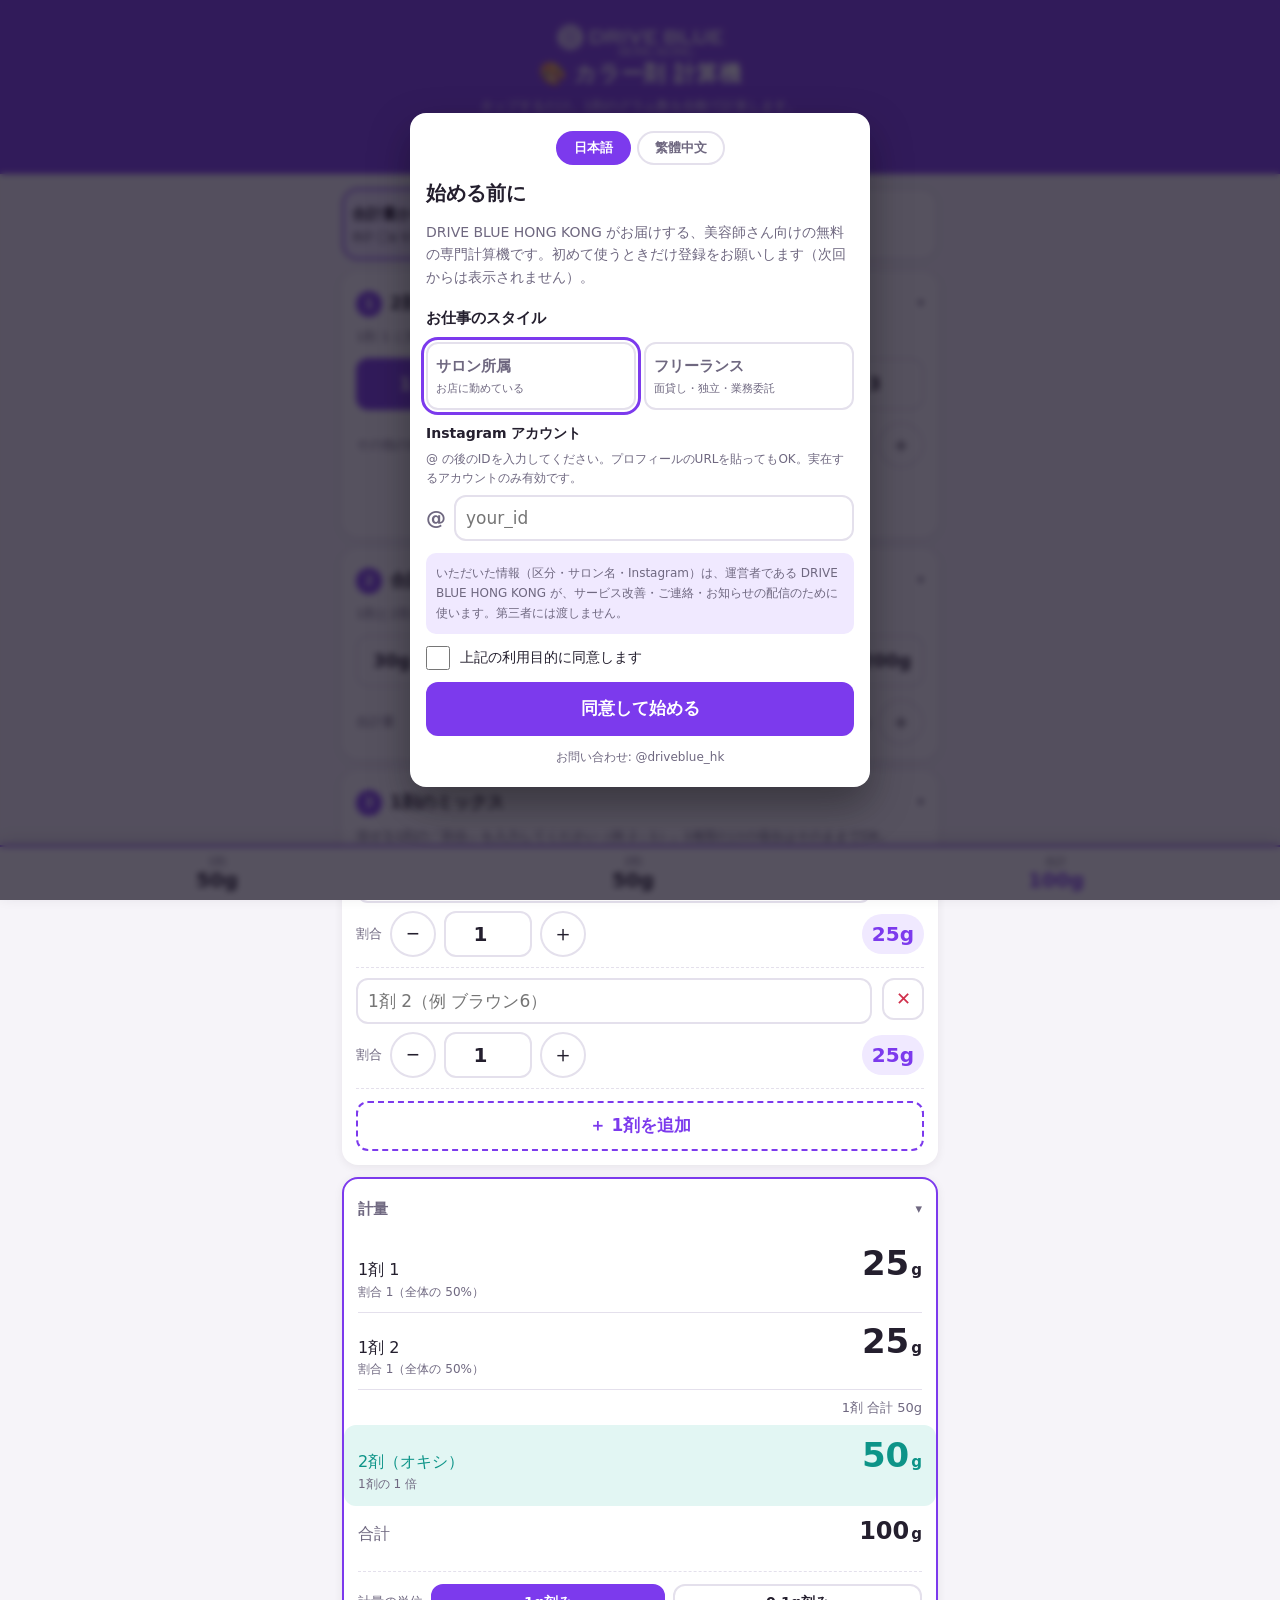
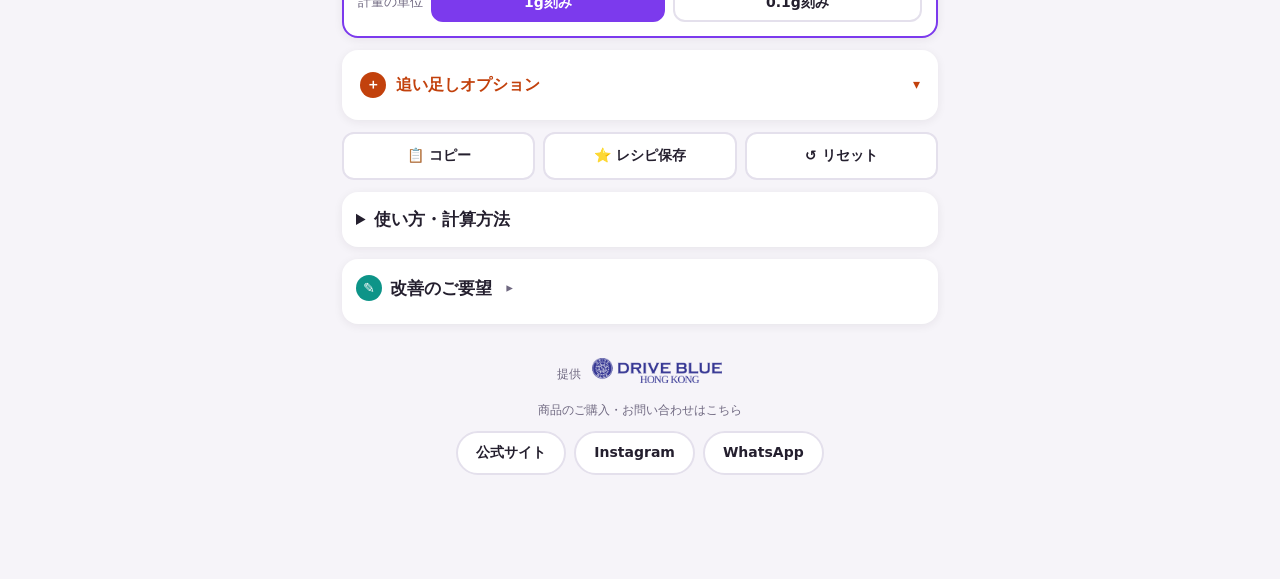
<file: colormix/index.html>
<!DOCTYPE html>
<html lang="ja">
  <head>
    <meta charset="UTF-8" />
    <meta name="viewport" content="width=device-width, initial-scale=1, viewport-fit=cover" />
    <meta name="theme-color" content="#7c3aed" />

    <!-- リンクを共有したときのプレビュー。JS は実行されないので、
         ここは主な利用者に合わせて繁體中文で固定する。
         URL を変えたら og:url と og:image も直すこと -->
    <meta
      name="description"
      content="輸入總份量與雙氧奶比例，自動計算每支染膏的克數。DRIVE BLUE HONG KONG 為髮型師提供的免費工具，支援繁體中文及日本語。"
    />
    <title>染髮劑計算機 | DRIVE BLUE HONG KONG</title>
    <meta property="og:type" content="website" />
    <meta property="og:site_name" content="DRIVE BLUE HONG KONG" />
    <meta property="og:title" content="染髮劑計算機 | DRIVE BLUE HONG KONG" />
    <meta
      property="og:description"
      content="輸入總份量與雙氧奶比例，自動計算每支染膏的克數。免費，無需安裝。"
    />
    <meta property="og:url" content="https://hair-color-calc.pages.dev/" />
    <meta property="og:image" content="https://hair-color-calc.pages.dev/ogp.png" />
    <meta property="og:image:width" content="1200" />
    <meta property="og:image:height" content="630" />
    <meta property="og:locale" content="zh_HK" />
    <meta property="og:locale:alternate" content="ja_JP" />
    <meta name="twitter:card" content="summary_large_image" />
    <link rel="stylesheet" href="style.css" />

    <!-- ホーム画面に追加したときのアイコンと名前。
         1ファイル版では build.js がこの範囲を data URI の favicon に置き換える -->
    <!-- icons:start -->
    <link rel="icon" type="image/png" sizes="32x32" href="favicon-32.png" />
    <link rel="apple-touch-icon" sizes="180x180" href="apple-touch-icon.png" />
    <link rel="manifest" href="manifest.webmanifest" />
    <!-- icons:end -->
    <meta name="apple-mobile-web-app-title" content="染髮劑計算機" />
    <meta name="application-name" content="染髮劑計算機" />
  </head>
  <body>
    <header class="header">
      <p class="brand">
        <a class="brand-logo" id="brand-link" role="img" aria-label="DRIVE BLUE HONG KONG"></a>
      </p>
      <h1 data-i18n="app.title">🎨 カラー剤 計算機</h1>
      <p data-i18n="app.tagline">タップするだけ。1剤のグラム数を自動で出します。</p>
      <div class="lang" id="lang-switch" role="group" data-i18n-aria="lang.aria"></div>
    </header>

    <main class="main">
      <!-- 計算のむき -->
      <div class="tabs" role="tablist" data-i18n-aria="tabs.aria">
        <button class="tab" role="tab" data-mode="total" aria-selected="true">
          <strong data-i18n="tab.total.title">合計量からきめる</strong>
          <small data-i18n="tab.total.sub">ぜんぶで◯g つくりたい</small>
        </button>
        <button class="tab" role="tab" data-mode="base" aria-selected="false">
          <strong data-i18n="tab.base.title">1剤の量からきめる</strong>
          <small data-i18n="tab.base.sub">1剤を◯g 使いたい</small>
        </button>
      </div>

      <!-- STEP 1 -->
      <section class="card" data-fold="ratio">
        <h2 class="step">
          <button type="button" class="fold-head" aria-expanded="true" aria-controls="ratio-body">
            <span class="step-no">1</span><span class="fold-title" data-i18n="step1.title">2剤のわりあい</span>
            <span class="fold-sum" id="fold-sum-ratio"></span>
            <span class="fold-caret" aria-hidden="true">▾</span>
          </button>
        </h2>
        <div class="fold-body" id="ratio-body">
        <p class="hint" data-i18n="step1.hint">1剤 1 に対して、2剤（オキシ）を何倍いれる？</p>
        <div class="chips" id="ratio-chips"></div>
        <div class="custom-row">
          <label for="ratio-custom" data-i18n="step1.custom">その他の倍率</label>
          <div class="stepper">
            <button type="button" class="round" data-act="ratio-minus" data-i18n-aria="step1.aria.minus">−</button>
            <input
              id="ratio-custom"
              class="num-input"
              type="number"
              inputmode="decimal"
              min="0"
              step="0.5"
              data-i18n-aria="step1.aria.input"
            />
            <button type="button" class="round" data-act="ratio-plus" data-i18n-aria="step1.aria.plus">＋</button>
          </div>
        </div>
        <p class="ratio-view">
          <span data-i18n="step1.ratioLabel">1剤 : 2剤 ＝ </span><b id="ratio-view">1 : 1</b>
        </p>
        </div>
      </section>

      <!-- STEP 2（合計量モードのみ） -->
      <section class="card" id="total-card" data-fold="total">
        <h2 class="step">
          <button type="button" class="fold-head" aria-expanded="true" aria-controls="total-body">
            <span class="step-no">2</span><span class="fold-title" data-i18n="step2.title">ぜんぶで何g つくる？</span>
            <span class="fold-sum" id="fold-sum-total"></span>
            <span class="fold-caret" aria-hidden="true">▾</span>
          </button>
        </h2>
        <div class="fold-body" id="total-body">
        <p class="hint" data-i18n="step2.hint">1剤と2剤をまぜたあとの合計量です。</p>
        <div class="chips" id="total-chips"></div>
        <div class="custom-row">
          <label for="total-input" data-i18n="step2.label">合計量</label>
          <div class="stepper">
            <button type="button" class="round" data-act="total-minus" data-i18n-aria="step2.aria.minus">−</button>
            <input
              id="total-input"
              class="num-input big"
              type="number"
              inputmode="decimal"
              min="0"
              step="10"
              data-i18n-aria="step2.aria.input"
            />
            <span class="unit">g</span>
            <button type="button" class="round" data-act="total-plus" data-i18n-aria="step2.aria.plus">＋</button>
          </div>
        </div>
        </div>
      </section>

      <!-- STEP 3 -->
      <section class="card" data-fold="items">
        <h2 class="step">
          <button type="button" class="fold-head" aria-expanded="true" aria-controls="items-body">
            <span class="step-no" id="items-step-no">3</span><span class="fold-title" id="items-title">1剤のミックス</span>
            <span class="fold-sum" id="fold-sum-items"></span>
            <span class="fold-caret" aria-hidden="true">▾</span>
          </button>
        </h2>
        <div class="fold-body" id="items-body">
        <p class="hint" id="items-hint">
          まぜる1剤の「わりあい」を入れてください（例 2 : 1）。1種類だけならそのままでOK。
        </p>
        <div id="items"></div>
        <button type="button" class="add-btn" id="add-item" data-i18n="items.add">＋ 1剤をふやす</button>
        </div>
      </section>

      <!-- けっか -->
      <section class="card result" id="result-card" aria-live="polite" data-fold="result">
        <h2 class="result-title">
          <button type="button" class="fold-head" aria-expanded="true" aria-controls="result-fold">
            <span class="fold-title" data-i18n="result.title">はかる量</span>
            <span class="fold-sum" id="fold-sum-result"></span>
            <span class="fold-caret" aria-hidden="true">▾</span>
          </button>
        </h2>
        <div class="fold-body" id="result-fold">
          <div id="result-body"></div>
        </div>
      </section>

      <!-- 追い足し（計量とは別枠。ボタンを押したときだけ開く） -->
      <section class="card addon" id="addon-card">
        <button
          type="button"
          class="addon-open"
          id="addon-open"
          aria-expanded="false"
          aria-controls="addon-panel"
        >
          <span class="addon-icon" aria-hidden="true">＋</span>
          <span data-i18n="addon.title">追い足しオプション</span>
          <span class="addon-caret" aria-hidden="true">▾</span>
        </button>

        <div class="addon-panel" id="addon-panel" hidden>
          <p class="hint" data-i18n="addon.hint"></p>

          <div class="custom-row">
            <label for="addon-remain" data-i18n="addon.remain">残っている量</label>
            <div class="stepper">
              <button type="button" class="round" data-act="remain-minus" data-i18n-aria="addon.aria.remainMinus">−</button>
              <input
                id="addon-remain"
                class="num-input big"
                type="number"
                inputmode="decimal"
                min="0"
                step="10"
                data-i18n-aria="addon.aria.remain"
              />
              <span class="unit">g</span>
              <button type="button" class="round" data-act="remain-plus" data-i18n-aria="addon.aria.remainPlus">＋</button>
            </div>
          </div>

          <p class="addon-label" data-i18n="addon.percent">追い足す割合</p>
          <div class="chips" id="addon-chips" data-i18n-aria="addon.aria.group" role="group"></div>
          <div class="custom-row">
            <label for="addon-input" data-i18n="addon.custom">その他の％</label>
            <div class="stepper">
              <button type="button" class="round" data-act="addon-minus" data-i18n-aria="addon.aria.minus">−</button>
              <input
                id="addon-input"
                class="num-input"
                type="number"
                inputmode="decimal"
                min="0"
                max="100"
                step="1"
                data-i18n-aria="addon.aria.input"
              />
              <span class="unit">%</span>
              <button type="button" class="round" data-act="addon-plus" data-i18n-aria="addon.aria.plus">＋</button>
            </div>
          </div>

          <!-- 追い足し専用の計量枠 -->
          <div class="addon-result" aria-live="polite">
            <h3 class="result-title" data-i18n="addon.resultTitle">追い足しの計量</h3>
            <div id="addon-body"></div>
          </div>

          <p class="addon-example" data-i18n="addon.example"></p>
        </div>
      </section>

      <div class="actions">
        <button type="button" class="action" id="copy-btn" data-i18n="action.copy">📋 コピー</button>
        <button type="button" class="action" id="save-btn" data-i18n="action.save">⭐ レシピ保存</button>
        <button type="button" class="action" id="reset-btn" data-i18n="action.reset">↺ リセット</button>
      </div>

      <section class="card recipes" id="recipes-card" hidden>
        <h2 class="step">
          <span class="step-no">★</span><span data-i18n="recipes.title">保存したレシピ</span>
        </h2>
        <p class="hint" data-i18n="recipes.note"></p>
        <div id="recipes"></div>
      </section>

      <details class="card how">
        <summary data-i18n="how.summary">つかいかた・計算のしくみ</summary>
        <ol>
          <li data-i18n="how.step1"></li>
          <li data-i18n="how.step2"></li>
          <li data-i18n="how.step3"></li>
        </ol>
        <p class="how-math" data-i18n="how.math"></p>
        <p class="how-note" data-i18n="how.note1"></p>
        <p class="how-note" data-i18n="how.note2"></p>
        <p class="how-note" data-i18n="how.note3"></p>
        <div class="manage" id="reg-manage" hidden></div>
      </details>
      <!-- 改善のご要望（WhatsApp で送ってもらう） -->
      <section class="card feedback" id="feedback-card" data-fold="feedback" hidden>
        <h2 class="step">
          <button type="button" class="fold-head" aria-expanded="true" aria-controls="feedback-body">
            <span class="step-no feedback-no" aria-hidden="true">✎</span>
            <span class="fold-title" data-i18n="feedback.title">改善のご要望</span>
            <span class="fold-caret" aria-hidden="true">▾</span>
          </button>
        </h2>
        <div class="fold-body" id="feedback-body">
          <p class="hint" id="feedback-hint"></p>
          <textarea
            id="feedback-text"
            class="text-input feedback-text"
            rows="4"
            maxlength="500"
            data-i18n-aria="feedback.aria.text"
          ></textarea>
          <button type="button" class="feedback-send" id="feedback-send" data-i18n="feedback.send">
            WhatsApp で送る
          </button>
          <p class="feedback-note" id="feedback-note"></p>
        </div>
      </section>

      <footer class="footer">
        <p class="footer-row">
          <span class="footer-by" data-i18n="footer.by">提供</span>
          <span class="brand brand-footer">
            <span class="brand-logo" role="img" aria-label="DRIVE BLUE HONG KONG"></span>
          </span>
        </p>
        <p class="footer-lead" id="footer-lead" data-i18n="footer.lead"></p>
        <div class="footer-links" id="footer-links"></div>
      </footer>
    </main>

    <div class="sticky-bar" id="sticky-bar" hidden>
      <span><small data-i18n="sticky.base">1剤</small><b id="sticky-base">-</b></span>
      <span><small data-i18n="sticky.ox">2剤</small><b id="sticky-ox">-</b></span>
      <span class="sticky-total"><small data-i18n="sticky.total">合計</small><b id="sticky-total">-</b></span>
    </div>

    <script src="i18n.js"></script>
    <script src="calc.js"></script>
    <script src="profile.js"></script>
    <script src="config.js"></script>
    <script src="app.js"></script>
    <script src="register.js"></script>
  </body>
</html>
</file>
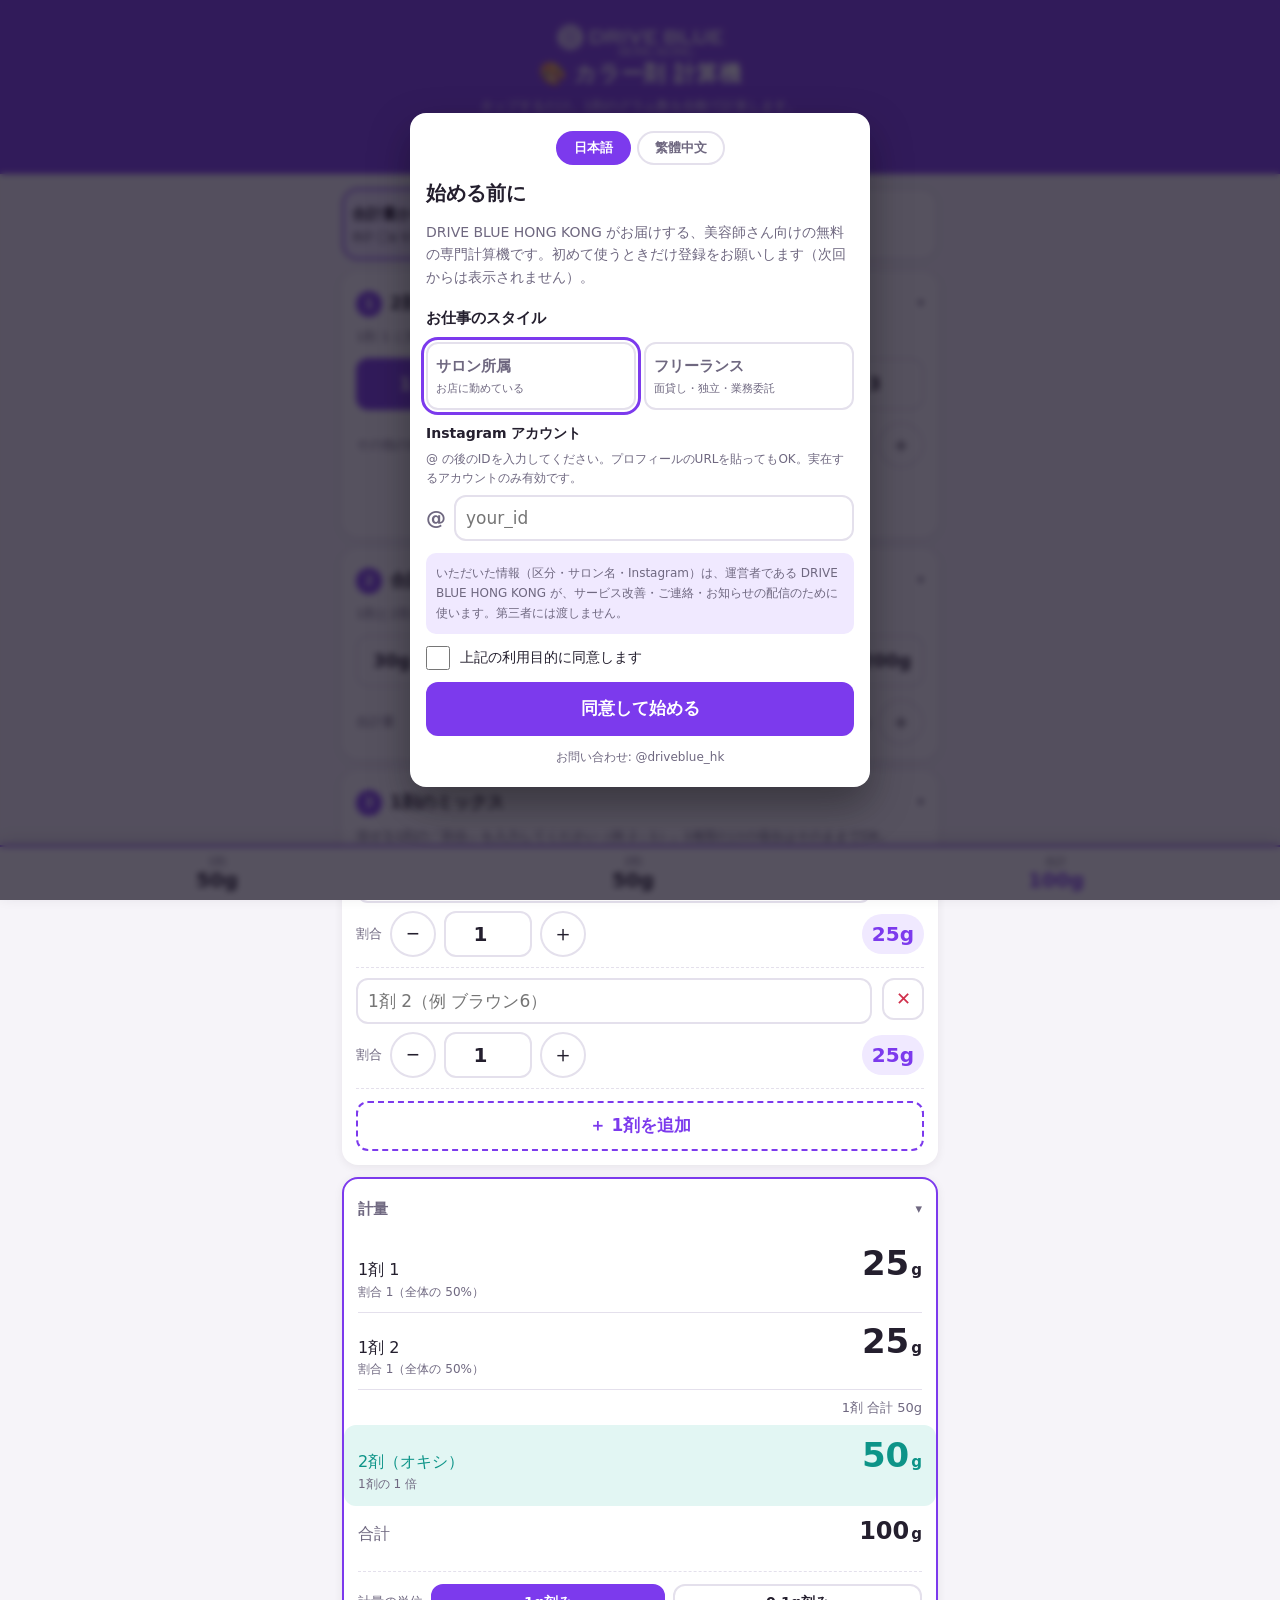
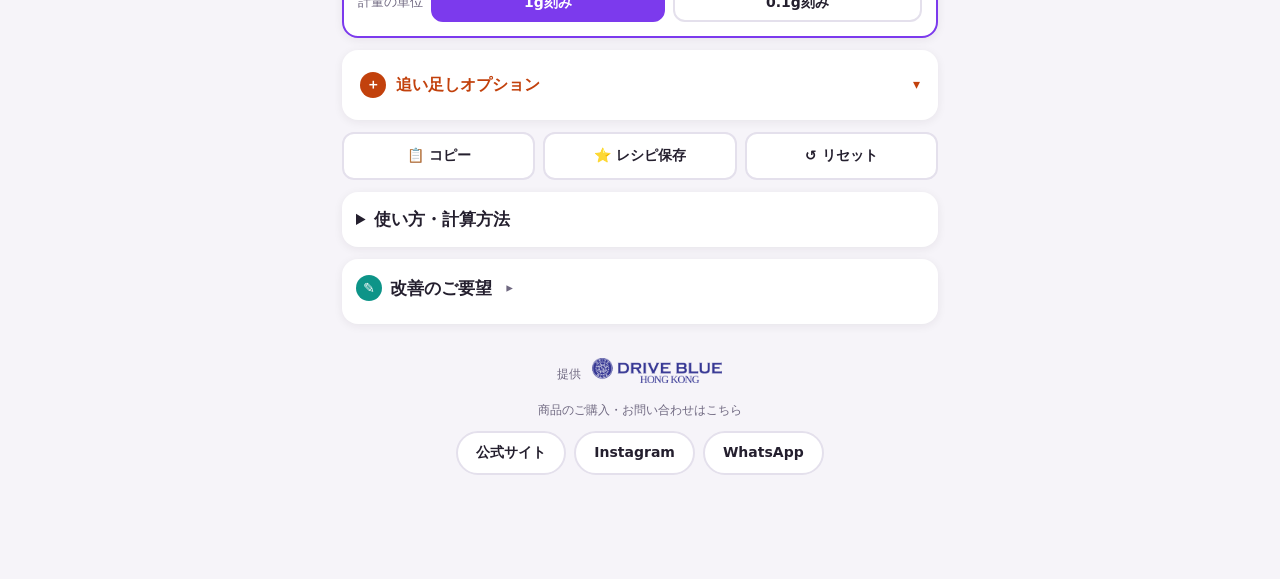
<file: colormix/standalone.html>
<!DOCTYPE html>
<html lang="ja">
  <head>
    <meta charset="UTF-8" />
    <meta name="viewport" content="width=device-width, initial-scale=1, viewport-fit=cover" />
    <meta name="theme-color" content="#7c3aed" />

    <!-- リンクを共有したときのプレビュー。JS は実行されないので、
         ここは主な利用者に合わせて繁體中文で固定する。
         URL を変えたら og:url と og:image も直すこと -->
    <meta
      name="description"
      content="輸入總份量與雙氧奶比例，自動計算每支染膏的克數。DRIVE BLUE HONG KONG 為髮型師提供的免費工具，支援繁體中文及日本語。"
    />
    <title>染髮劑計算機 | DRIVE BLUE HONG KONG</title>
    <meta property="og:type" content="website" />
    <meta property="og:site_name" content="DRIVE BLUE HONG KONG" />
    <meta property="og:title" content="染髮劑計算機 | DRIVE BLUE HONG KONG" />
    <meta
      property="og:description"
      content="輸入總份量與雙氧奶比例，自動計算每支染膏的克數。免費，無需安裝。"
    />
    <meta property="og:url" content="https://hair-color-calc.pages.dev/" />
    <meta property="og:image" content="https://hair-color-calc.pages.dev/ogp.png" />
    <meta property="og:image:width" content="1200" />
    <meta property="og:image:height" content="630" />
    <meta property="og:locale" content="zh_HK" />
    <meta property="og:locale:alternate" content="ja_JP" />
    <meta name="twitter:card" content="summary_large_image" />
    <style>
/* カラー剤計算機 — スマホ片手で使える大きめUI */
:root {
  --bg: #f6f4f9;
  --card: #ffffff;
  --ink: #241f2e;
  --muted: #6f6880;
  --line: #e4e0ec;
  --brand: #7c3aed;
  --brand-ink: #ffffff;
  --brand-soft: #f0e9ff;
  --ox: #0d9488;
  --ox-soft: #e2f6f3;
  --add: #c2410c;
  --add-soft: #fdeadf;
  --warn: #b45309;
  --danger: #d02f4b;
  --badge-ink: #7c3aed;
  --logo: url("[data-uri]");
  --font: "Hiragino Kaku Gothic ProN", "Hiragino Sans", "Noto Sans JP",
    system-ui, -apple-system, "Segoe UI", sans-serif;
  --radius: 16px;
  --shadow: 0 2px 10px rgba(36, 31, 46, 0.07);
}

/* 端末がダークモード（テーマ未指定のとき） */
@media (prefers-color-scheme: dark) {
  :root:not([data-theme="light"]) {
    --bg: #17141d;
    --card: #221e2b;
    --ink: #f3f0f8;
    --muted: #a9a1b8;
    --line: #362f45;
    --brand: #a78bfa;
    --brand-ink: #1b1524;
    --brand-soft: #2e2540;
    --ox: #5eead4;
    --ox-soft: #1e3a37;
    --add: #fdba74;
    --add-soft: #3a2a1e;
    --warn: #fbbf24;
    --danger: #fb7185;
    --badge-ink: #f3f0f8;
    --logo: url("[data-uri]");
    --shadow: 0 2px 10px rgba(0, 0, 0, 0.35);
  }
}

/* テーマを明示的にダーク指定されたとき */
:root[data-theme="dark"] {
  --bg: #17141d;
  --card: #221e2b;
  --ink: #f3f0f8;
  --muted: #a9a1b8;
  --line: #362f45;
  --brand: #a78bfa;
  --brand-ink: #1b1524;
  --brand-soft: #2e2540;
  --ox: #5eead4;
  --ox-soft: #1e3a37;
  --add: #fdba74;
  --add-soft: #3a2a1e;
  --warn: #fbbf24;
  --danger: #fb7185;
  --badge-ink: #f3f0f8;
  --logo: url("[data-uri]");
  --shadow: 0 2px 10px rgba(0, 0, 0, 0.35);
}

/* 広東語（繁体字）表示のときは中文フォントを優先する */
:root[lang^="yue"],
:root[lang^="zh"] {
  --font: "PingFang HK", "Noto Sans HK", "Noto Sans TC", "Hiragino Sans CNS",
    "Microsoft JhengHei", system-ui, -apple-system, "Segoe UI", sans-serif;
}

* {
  box-sizing: border-box;
}

/* display を持つクラス（.sticky-bar / .gate-field など）に hidden 属性を効かせる */
[hidden] {
  display: none !important;
}

html {
  -webkit-text-size-adjust: 100%;
}

body {
  margin: 0;
  padding: 0 0 96px;
  background: var(--bg);
  color: var(--ink);
  font-family: var(--font);
  font-size: 17px;
  line-height: 1.6;
}

.header {
  padding: 20px 16px 14px;
  background: var(--brand);
  color: var(--brand-ink);
  text-align: center;
}

/* ブランド表記。ロゴ画像は加工せずそのまま使い、
   紫地やダークモードでも見えるよう白の台紙に載せる */
.brand {
  display: flex;
  justify-content: center;
  margin: 0 0 8px;
}

.brand-logo {
  display: block;
  width: 168px;
  aspect-ratio: 700 / 135;
  background-repeat: no-repeat;
  background-position: center;
  background-size: contain;
}

/* 紫のヘッダーは常に白版。アプリの白文字と揃う */
.header .brand-logo {
  background-image: url("[data-uri]");
}

/* フッターは背景色に合わせて黒版/白版を切り替える */
.footer .brand-logo {
  width: 132px;
  background-image: var(--logo);
}

.header h1 {
  margin: 0;
  font-size: 22px;
  letter-spacing: 0.02em;
}

.header p {
  margin: 4px 0 0;
  font-size: 13px;
  opacity: 0.9;
}

.lang {
  display: flex;
  justify-content: center;
  gap: 6px;
  margin-top: 10px;
}

.lang-btn {
  min-height: 34px;
  padding: 4px 16px;
  border: 2px solid var(--brand-ink);
  border-radius: 999px;
  background: transparent;
  color: var(--brand-ink);
  font: inherit;
  font-size: 13px;
  font-weight: 700;
  opacity: 0.75;
  cursor: pointer;
}

.lang-btn[aria-pressed="true"] {
  background: var(--brand-ink);
  color: var(--brand);
  opacity: 1;
}

.lang-btn:focus-visible {
  outline: 3px solid var(--brand-ink);
  outline-offset: 2px;
}

.main {
  max-width: 620px;
  margin: 0 auto;
  padding: 14px 12px 0;
  display: flex;
  flex-direction: column;
  gap: 12px;
}

/* タブ */
.tabs {
  display: grid;
  grid-template-columns: 1fr 1fr;
  gap: 8px;
}

.tab {
  display: flex;
  flex-direction: column;
  gap: 2px;
  padding: 12px 8px;
  min-height: 60px;
  border: 2px solid var(--line);
  border-radius: var(--radius);
  background: var(--card);
  color: var(--muted);
  font: inherit;
  cursor: pointer;
}

.tab strong {
  font-size: 15px;
}

.tab small {
  font-size: 11px;
}

.tab[aria-selected="true"] {
  border-color: var(--brand);
  background: var(--brand-soft);
  color: var(--ink);
}

/* カード */
.card {
  background: var(--card);
  border-radius: var(--radius);
  box-shadow: var(--shadow);
  padding: 14px;
}

.step {
  display: flex;
  align-items: center;
  gap: 8px;
  margin: 0 0 6px;
  font-size: 17px;
}

.step-no {
  display: grid;
  place-items: center;
  width: 26px;
  height: 26px;
  flex: none;
  border-radius: 50%;
  background: var(--brand);
  color: var(--brand-ink);
  font-size: 14px;
  font-weight: 700;
}

.gate-ig-check {
  display: inline-block;
  margin-top: 8px;
  color: var(--brand);
  font-size: 13px;
  font-weight: 700;
  overflow-wrap: anywhere;
}

/* 改善のご要望 */
.feedback-no {
  background: var(--ox);
  color: var(--card);
}

.feedback-text {
  width: 100%;
  min-height: 96px;
  resize: vertical;
  font: inherit;
}

.feedback-send {
  width: 100%;
  min-height: 50px;
  margin-top: 10px;
  border: 0;
  border-radius: 12px;
  background: #25d366;
  color: #08331b;
  font: inherit;
  font-size: 16px;
  font-weight: 800;
  cursor: pointer;
}

.feedback-note {
  margin: 10px 0 0;
  color: var(--muted);
  font-size: 12px;
}

/* 折りたたみできるカードの見出し */
.fold-head {
  display: flex;
  align-items: center;
  gap: 8px;
  width: 100%;
  padding: 4px 0;
  border: 0;
  background: transparent;
  color: inherit;
  font: inherit;
  font-size: inherit;
  font-weight: inherit;
  text-align: left;
  cursor: pointer;
}

.fold-title {
  overflow-wrap: anywhere;
}

.fold-sum {
  margin-left: auto;
  color: var(--muted);
  font-size: 14px;
  font-weight: 700;
  font-variant-numeric: tabular-nums;
  white-space: nowrap;
  opacity: 0;
  transition: opacity 0.15s ease;
}

.fold-head.closed .fold-sum {
  opacity: 1;
}

.fold-caret {
  flex: none;
  margin-left: 6px;
  color: var(--muted);
  font-size: 13px;
  transition: transform 0.15s ease;
}

.fold-head.closed .fold-caret {
  transform: rotate(-90deg);
}

.card:has(> .step > .fold-head.closed),
.card:has(> .result-title > .fold-head.closed) {
  padding-top: 12px;
  padding-bottom: 12px;
}

.hint {
  margin: 0 0 10px;
  color: var(--muted);
  font-size: 13px;
}

/* チップ（プリセットボタン） */
.chips {
  display: flex;
  flex-wrap: wrap;
  gap: 8px;
}

.chip {
  flex: 1 1 auto;
  min-width: 72px;
  min-height: 52px;
  padding: 6px 10px;
  border: 2px solid var(--line);
  border-radius: 12px;
  background: var(--card);
  color: var(--ink);
  font: inherit;
  font-size: 18px;
  font-weight: 700;
  cursor: pointer;
}

.chip[aria-pressed="true"] {
  border-color: var(--brand);
  background: var(--brand);
  color: var(--brand-ink);
}

/* 入力まわり */
.custom-row {
  display: flex;
  align-items: center;
  justify-content: space-between;
  gap: 10px;
  margin-top: 12px;
  flex-wrap: wrap;
}

.custom-row label {
  color: var(--muted);
  font-size: 13px;
}

.stepper {
  display: flex;
  align-items: center;
  gap: 8px;
}

.round {
  width: 46px;
  height: 46px;
  flex: none;
  border: 2px solid var(--line);
  border-radius: 50%;
  background: var(--card);
  color: var(--ink);
  font-size: 22px;
  line-height: 1;
  cursor: pointer;
}

.round:active {
  background: var(--brand-soft);
}

.num-input {
  width: 88px;
  height: 46px;
  padding: 0 8px;
  border: 2px solid var(--line);
  border-radius: 12px;
  background: var(--card);
  color: var(--ink);
  font: inherit;
  font-size: 20px;
  font-weight: 700;
  text-align: center;
}

.num-input.big {
  width: 104px;
  font-size: 24px;
}

.num-input:focus,
.text-input:focus,
.chip:focus-visible,
.round:focus-visible,
.tab:focus-visible {
  outline: 3px solid var(--brand);
  outline-offset: 2px;
}

.unit {
  color: var(--muted);
  font-size: 15px;
}

.ratio-view {
  margin: 12px 0 0;
  padding-top: 10px;
  border-top: 1px dashed var(--line);
  text-align: center;
  font-size: 15px;
  color: var(--muted);
}

.ratio-view b {
  color: var(--ink);
  font-size: 20px;
}

/* 1剤の行 */
.item {
  display: grid;
  grid-template-columns: 1fr auto;
  gap: 8px 10px;
  padding: 10px 0;
  border-bottom: 1px dashed var(--line);
}

.item:first-child {
  padding-top: 0;
}

.text-input {
  width: 100%;
  height: 46px;
  padding: 0 10px;
  border: 2px solid var(--line);
  border-radius: 12px;
  background: var(--card);
  color: var(--ink);
  font: inherit;
}

.item-controls {
  grid-column: 1 / -1;
  display: flex;
  align-items: center;
  gap: 8px;
}

.item-controls .label {
  color: var(--muted);
  font-size: 13px;
  flex: none;
}

.item-badge {
  margin-left: auto;
  padding: 4px 10px;
  border-radius: 999px;
  background: var(--brand-soft);
  color: var(--badge-ink);
  font-size: 20px;
  font-weight: 800;
  white-space: nowrap;
}

.del-btn {
  width: 42px;
  height: 42px;
  flex: none;
  border: 2px solid var(--line);
  border-radius: 12px;
  background: var(--card);
  color: var(--danger);
  font-size: 18px;
  cursor: pointer;
}

.add-btn {
  width: 100%;
  min-height: 50px;
  margin-top: 12px;
  border: 2px dashed var(--brand);
  border-radius: 12px;
  background: transparent;
  color: var(--brand);
  font: inherit;
  font-weight: 700;
  cursor: pointer;
}

/* 結果 */
.result {
  border: 2px solid var(--brand);
}

.result-title {
  margin: 0 0 10px;
  display: flex;
  font-size: 15px;
  color: var(--muted);
  font-weight: 700;
}

.rrow {
  display: flex;
  align-items: baseline;
  justify-content: space-between;
  gap: 10px;
  padding: 10px 0;
  border-bottom: 1px solid var(--line);
}

.rrow .rname {
  font-size: 16px;
  overflow-wrap: anywhere;
}

.rrow .rname small {
  display: block;
  color: var(--muted);
  font-size: 12px;
}

.rrow .rgram {
  flex: none;
  font-size: 34px;
  font-weight: 800;
  font-variant-numeric: tabular-nums;
  line-height: 1.1;
}

.rrow .rgram span {
  font-size: 15px;
  font-weight: 700;
  margin-left: 2px;
}

.rrow.ox {
  background: var(--ox-soft);
  margin: 6px -14px 0;
  padding: 12px 14px;
  border-bottom: none;
  border-radius: 12px;
  color: var(--ox);
}

.rrow.sum {
  border-bottom: none;
  padding-top: 12px;
  color: var(--muted);
}

.rrow.sum .rgram {
  font-size: 24px;
  color: var(--ink);
}

.subtotal {
  margin: 8px 0 0;
  text-align: right;
  color: var(--muted);
  font-size: 13px;
}

/* 追い足し（計量の下・ボタンで開閉する別枠） */
.card.addon {
  padding: 10px 14px;
}

.addon-open {
  display: flex;
  align-items: center;
  gap: 10px;
  width: 100%;
  min-height: 50px;
  padding: 6px 4px;
  border: 0;
  background: transparent;
  color: var(--add);
  font: inherit;
  font-size: 16px;
  font-weight: 700;
  text-align: left;
  cursor: pointer;
}

.addon-icon {
  display: grid;
  place-items: center;
  width: 26px;
  height: 26px;
  flex: none;
  border-radius: 50%;
  background: var(--add);
  color: var(--card);
  font-size: 14px;
}

.addon-caret {
  margin-left: auto;
  font-size: 14px;
  transition: transform 0.15s ease;
}

.addon-open.open .addon-caret {
  transform: rotate(180deg);
}

.addon-panel {
  padding: 4px 0 8px;
  border-top: 1px dashed var(--line);
  margin-top: 4px;
}

.addon-panel .hint {
  margin-top: 10px;
}

/* 追い足し専用の計量枠 */
.addon-result {
  margin-top: 16px;
  padding: 12px 14px;
  border: 2px solid var(--add);
  border-radius: var(--radius);
}

.addon-label {
  margin: 16px 0 8px;
  color: var(--muted);
  font-size: 13px;
}

.addon .chip[aria-pressed="true"] {
  border-color: var(--add);
  background: var(--add);
  color: var(--card);
}

.rrow.addon {
  background: var(--add-soft);
  margin: 0 -14px;
  padding: 12px 14px;
  border-bottom: none;
  border-radius: 12px;
  color: var(--add);
}

.rrow.addon .rgram {
  font-size: 40px;
}

.addon-after {
  margin: 8px 0 0;
  text-align: right;
  color: var(--muted);
  font-size: 14px;
  font-weight: 700;
}

.addon-example {
  margin: 14px 0 0;
  padding-top: 12px;
  border-top: 1px dashed var(--line);
  color: var(--muted);
  font-size: 12px;
}

.addon-example b {
  color: var(--add);
}

.notice {
  margin: 10px 0 0;
  padding: 8px 10px;
  border-radius: 10px;
  background: var(--brand-soft);
  color: var(--warn);
  font-size: 13px;
}

.error {
  margin: 0;
  padding: 14px;
  border-radius: 12px;
  background: var(--brand-soft);
  color: var(--danger);
  font-weight: 700;
  text-align: center;
}

.steps-toggle {
  display: flex;
  align-items: center;
  gap: 8px;
  margin-top: 14px;
  padding-top: 12px;
  border-top: 1px dashed var(--line);
  font-size: 13px;
  color: var(--muted);
}

.steps-toggle .chip {
  min-width: 0;
  min-height: 38px;
  padding: 2px 12px;
  font-size: 14px;
}

/* 操作ボタン */
.actions {
  display: grid;
  grid-template-columns: repeat(3, 1fr);
  gap: 8px;
}

.action {
  min-height: 48px;
  border: 2px solid var(--line);
  border-radius: 12px;
  background: var(--card);
  color: var(--ink);
  font: inherit;
  font-size: 14px;
  font-weight: 700;
  cursor: pointer;
}

.action:active {
  background: var(--brand-soft);
}

/* 保存レシピ */
.recipe {
  display: flex;
  align-items: center;
  gap: 8px;
  padding: 8px 0;
  border-bottom: 1px dashed var(--line);
}

.recipe-load {
  flex: 1;
  min-height: 44px;
  padding: 6px 10px;
  border: 2px solid var(--line);
  border-radius: 12px;
  background: var(--card);
  color: var(--ink);
  font: inherit;
  text-align: left;
  cursor: pointer;
}

.recipe-load small {
  display: block;
  color: var(--muted);
  font-size: 12px;
}

/* つかいかた */
.how summary {
  cursor: pointer;
  font-weight: 700;
}

.how ol {
  padding-left: 1.2em;
}

.how-math {
  white-space: pre-line;
  padding: 10px;
  border-radius: 10px;
  background: var(--brand-soft);
  font-size: 14px;
  line-height: 1.9;
}

.how-note {
  color: var(--muted);
  font-size: 13px;
}

/* フッター */
.footer {
  display: flex;
  flex-direction: column;
  align-items: center;
  gap: 10px;
  padding: 22px 8px 8px;
  color: var(--muted);
  font-size: 12px;
}

.footer-row {
  display: flex;
  align-items: center;
  justify-content: center;
  gap: 10px;
  margin: 0;
}

.footer-lead {
  margin: 0;
  text-align: center;
}

.footer-links {
  display: flex;
  flex-wrap: wrap;
  justify-content: center;
  gap: 8px;
}

.footer-link {
  display: inline-flex;
  align-items: center;
  gap: 6px;
  min-height: 44px;
  padding: 8px 18px;
  border: 2px solid var(--line);
  border-radius: 999px;
  background: var(--card);
  color: var(--ink);
  font-size: 14px;
  font-weight: 700;
  text-decoration: none;
}

.footer-link:active {
  background: var(--brand-soft);
}

.footer-link:focus-visible,
.brand-logo:focus-visible {
  outline: 3px solid var(--brand);
  outline-offset: 2px;
}

a.brand-logo {
  cursor: pointer;
}

/* 下部固定バー */
.sticky-bar {
  position: fixed;
  left: 0;
  right: 0;
  bottom: 0;
  display: flex;
  justify-content: space-around;
  gap: 6px;
  padding: 8px 12px calc(8px + env(safe-area-inset-bottom));
  background: var(--card);
  border-top: 2px solid var(--brand);
  box-shadow: 0 -4px 14px rgba(36, 31, 46, 0.12);
}

.sticky-bar span {
  display: flex;
  flex-direction: column;
  align-items: center;
  line-height: 1.2;
}

.sticky-bar small {
  color: var(--muted);
  font-size: 11px;
}

.sticky-bar b {
  font-size: 20px;
  font-variant-numeric: tabular-nums;
}

.sticky-total b {
  color: var(--brand);
}

.toast {
  position: fixed;
  left: 50%;
  bottom: 92px;
  transform: translateX(-50%);
  padding: 10px 18px;
  border-radius: 999px;
  background: var(--ink);
  color: var(--bg);
  font-size: 14px;
  font-weight: 700;
  box-shadow: var(--shadow);
  z-index: 10;
}

/* ===== はじめて使う人への登録画面 ===== */
body.gate-open {
  overflow: hidden;
}

.gate {
  position: fixed;
  inset: 0;
  z-index: 20;
  display: flex;
  align-items: flex-start;
  justify-content: center;
  padding: 16px 12px calc(16px + env(safe-area-inset-bottom));
  overflow-y: auto;
  background: rgba(22, 16, 34, 0.72);
  backdrop-filter: blur(3px);
}

.gate-card {
  width: 100%;
  max-width: 460px;
  margin: auto;
  padding: 18px 16px 20px;
  display: flex;
  flex-direction: column;
  gap: 12px;
  background: var(--card);
  color: var(--ink);
  border-radius: var(--radius);
  box-shadow: 0 18px 40px rgba(0, 0, 0, 0.35);
}

.gate-lang {
  display: flex;
  justify-content: center;
  gap: 6px;
}

.gate-lang-btn {
  min-height: 34px;
  padding: 4px 16px;
  border: 2px solid var(--line);
  border-radius: 999px;
  background: var(--card);
  color: var(--muted);
  font: inherit;
  font-size: 13px;
  font-weight: 700;
  cursor: pointer;
}

.gate-lang-btn[aria-pressed="true"] {
  border-color: var(--brand);
  background: var(--brand);
  color: var(--brand-ink);
}

.gate-title {
  margin: 0;
  font-size: 20px;
  text-wrap: balance;
}

.gate-lead {
  margin: 0;
  color: var(--muted);
  font-size: 14px;
}

.gate-q {
  margin: 6px 0 0;
  font-size: 15px;
}

.gate-options {
  display: grid;
  grid-template-columns: 1fr 1fr;
  gap: 8px;
}

.gate-option {
  display: flex;
  flex-direction: column;
  gap: 2px;
  min-height: 66px;
  padding: 10px 8px;
  border: 2px solid var(--line);
  border-radius: 12px;
  background: var(--card);
  color: var(--muted);
  font: inherit;
  text-align: left;
  cursor: pointer;
}

.gate-option strong {
  font-size: 15px;
}

.gate-option small {
  font-size: 11px;
}

.gate-option[aria-pressed="true"] {
  border-color: var(--brand);
  background: var(--brand-soft);
  color: var(--ink);
}

.gate-field {
  display: flex;
  flex-direction: column;
  gap: 6px;
}

.gate-label {
  font-size: 14px;
  font-weight: 700;
}

.gate-hint {
  margin: 0;
  color: var(--muted);
  font-size: 12px;
}

.gate-ig {
  display: flex;
  align-items: center;
  gap: 8px;
}

.gate-at {
  font-size: 20px;
  font-weight: 800;
  color: var(--muted);
}

.gate-purpose {
  margin: 0;
  padding: 10px;
  border-radius: 10px;
  background: var(--brand-soft);
  color: var(--muted);
  font-size: 12px;
  line-height: 1.7;
}

.gate-consent {
  display: flex;
  align-items: flex-start;
  gap: 10px;
  font-size: 14px;
  cursor: pointer;
}

.gate-consent input {
  width: 24px;
  height: 24px;
  flex: none;
  margin: 0;
  accent-color: var(--brand);
}

.gate-error {
  margin: 0;
  padding: 10px;
  border-radius: 10px;
  background: var(--brand-soft);
  color: var(--danger);
  font-size: 14px;
  font-weight: 700;
}

.gate-submit {
  min-height: 54px;
  border: none;
  border-radius: 12px;
  background: var(--brand);
  color: var(--brand-ink);
  font: inherit;
  font-size: 17px;
  font-weight: 800;
  cursor: pointer;
}

.gate-submit:disabled {
  opacity: 0.6;
  cursor: progress;
}

/* 登録完了画面 */
.gate-done {
  text-align: center;
  align-items: center;
}

.gate-done .gate-lead {
  text-align: center;
}

.gate-done .gate-submit {
  width: 100%;
}

.gate-done-mark {
  display: grid;
  place-items: center;
  width: 56px;
  height: 56px;
  margin: 4px auto 0;
  border-radius: 50%;
  background: var(--brand-soft);
  color: var(--brand);
  font-size: 30px;
  font-weight: 800;
}

.gate-note {
  margin: -4px 0 0;
  color: var(--muted);
  font-size: 11px;
  line-height: 1.6;
}

.gate-whatsapp {
  display: flex;
  align-items: center;
  justify-content: center;
  width: 100%;
  min-height: 54px;
  border-radius: 12px;
  background: #25d366;
  color: #04310f;
  font-size: 16px;
  font-weight: 800;
  text-decoration: none;
}

.gate-whatsapp:focus-visible {
  outline: 3px solid var(--ink);
  outline-offset: 2px;
}

.gate-contact {
  margin: 0;
  text-align: center;
  color: var(--muted);
  font-size: 12px;
}

.gate-option:focus-visible,
.gate-lang-btn:focus-visible,
.gate-submit:focus-visible,
.gate-consent input:focus-visible {
  outline: 3px solid var(--brand);
  outline-offset: 2px;
}

/* 登録情報の確認・削除 */
.manage {
  margin-top: 12px;
  padding-top: 12px;
  border-top: 1px dashed var(--line);
}

.manage-title {
  margin: 0;
  font-size: 13px;
  font-weight: 700;
  color: var(--muted);
}

.manage-who {
  margin: 4px 0 8px;
  font-size: 14px;
  overflow-wrap: anywhere;
}

.manage-del {
  min-height: 40px;
  padding: 4px 14px;
  border: 2px solid var(--line);
  border-radius: 12px;
  background: var(--card);
  color: var(--danger);
  font: inherit;
  font-size: 13px;
  font-weight: 700;
  cursor: pointer;
}
    </style>

    <!-- ホーム画面に追加したときのアイコンと名前。
         1ファイル版では build.js がこの範囲を data URI の favicon に置き換える -->
    <link rel="icon" type="image/png" href="[data-uri]" />
    <meta name="apple-mobile-web-app-title" content="染髮劑計算機" />
    <meta name="application-name" content="染髮劑計算機" />
  </head>
  <body>
    <header class="header">
      <p class="brand">
        <a class="brand-logo" id="brand-link" role="img" aria-label="DRIVE BLUE HONG KONG"></a>
      </p>
      <h1 data-i18n="app.title">🎨 カラー剤 計算機</h1>
      <p data-i18n="app.tagline">タップするだけ。1剤のグラム数を自動で出します。</p>
      <div class="lang" id="lang-switch" role="group" data-i18n-aria="lang.aria"></div>
    </header>

    <main class="main">
      <!-- 計算のむき -->
      <div class="tabs" role="tablist" data-i18n-aria="tabs.aria">
        <button class="tab" role="tab" data-mode="total" aria-selected="true">
          <strong data-i18n="tab.total.title">合計量からきめる</strong>
          <small data-i18n="tab.total.sub">ぜんぶで◯g つくりたい</small>
        </button>
        <button class="tab" role="tab" data-mode="base" aria-selected="false">
          <strong data-i18n="tab.base.title">1剤の量からきめる</strong>
          <small data-i18n="tab.base.sub">1剤を◯g 使いたい</small>
        </button>
      </div>

      <!-- STEP 1 -->
      <section class="card" data-fold="ratio">
        <h2 class="step">
          <button type="button" class="fold-head" aria-expanded="true" aria-controls="ratio-body">
            <span class="step-no">1</span><span class="fold-title" data-i18n="step1.title">2剤のわりあい</span>
            <span class="fold-sum" id="fold-sum-ratio"></span>
            <span class="fold-caret" aria-hidden="true">▾</span>
          </button>
        </h2>
        <div class="fold-body" id="ratio-body">
        <p class="hint" data-i18n="step1.hint">1剤 1 に対して、2剤（オキシ）を何倍いれる？</p>
        <div class="chips" id="ratio-chips"></div>
        <div class="custom-row">
          <label for="ratio-custom" data-i18n="step1.custom">その他の倍率</label>
          <div class="stepper">
            <button type="button" class="round" data-act="ratio-minus" data-i18n-aria="step1.aria.minus">−</button>
            <input
              id="ratio-custom"
              class="num-input"
              type="number"
              inputmode="decimal"
              min="0"
              step="0.5"
              data-i18n-aria="step1.aria.input"
            />
            <button type="button" class="round" data-act="ratio-plus" data-i18n-aria="step1.aria.plus">＋</button>
          </div>
        </div>
        <p class="ratio-view">
          <span data-i18n="step1.ratioLabel">1剤 : 2剤 ＝ </span><b id="ratio-view">1 : 1</b>
        </p>
        </div>
      </section>

      <!-- STEP 2（合計量モードのみ） -->
      <section class="card" id="total-card" data-fold="total">
        <h2 class="step">
          <button type="button" class="fold-head" aria-expanded="true" aria-controls="total-body">
            <span class="step-no">2</span><span class="fold-title" data-i18n="step2.title">ぜんぶで何g つくる？</span>
            <span class="fold-sum" id="fold-sum-total"></span>
            <span class="fold-caret" aria-hidden="true">▾</span>
          </button>
        </h2>
        <div class="fold-body" id="total-body">
        <p class="hint" data-i18n="step2.hint">1剤と2剤をまぜたあとの合計量です。</p>
        <div class="chips" id="total-chips"></div>
        <div class="custom-row">
          <label for="total-input" data-i18n="step2.label">合計量</label>
          <div class="stepper">
            <button type="button" class="round" data-act="total-minus" data-i18n-aria="step2.aria.minus">−</button>
            <input
              id="total-input"
              class="num-input big"
              type="number"
              inputmode="decimal"
              min="0"
              step="10"
              data-i18n-aria="step2.aria.input"
            />
            <span class="unit">g</span>
            <button type="button" class="round" data-act="total-plus" data-i18n-aria="step2.aria.plus">＋</button>
          </div>
        </div>
        </div>
      </section>

      <!-- STEP 3 -->
      <section class="card" data-fold="items">
        <h2 class="step">
          <button type="button" class="fold-head" aria-expanded="true" aria-controls="items-body">
            <span class="step-no" id="items-step-no">3</span><span class="fold-title" id="items-title">1剤のミックス</span>
            <span class="fold-sum" id="fold-sum-items"></span>
            <span class="fold-caret" aria-hidden="true">▾</span>
          </button>
        </h2>
        <div class="fold-body" id="items-body">
        <p class="hint" id="items-hint">
          まぜる1剤の「わりあい」を入れてください（例 2 : 1）。1種類だけならそのままでOK。
        </p>
        <div id="items"></div>
        <button type="button" class="add-btn" id="add-item" data-i18n="items.add">＋ 1剤をふやす</button>
        </div>
      </section>

      <!-- けっか -->
      <section class="card result" id="result-card" aria-live="polite" data-fold="result">
        <h2 class="result-title">
          <button type="button" class="fold-head" aria-expanded="true" aria-controls="result-fold">
            <span class="fold-title" data-i18n="result.title">はかる量</span>
            <span class="fold-sum" id="fold-sum-result"></span>
            <span class="fold-caret" aria-hidden="true">▾</span>
          </button>
        </h2>
        <div class="fold-body" id="result-fold">
          <div id="result-body"></div>
        </div>
      </section>

      <!-- 追い足し（計量とは別枠。ボタンを押したときだけ開く） -->
      <section class="card addon" id="addon-card">
        <button
          type="button"
          class="addon-open"
          id="addon-open"
          aria-expanded="false"
          aria-controls="addon-panel"
        >
          <span class="addon-icon" aria-hidden="true">＋</span>
          <span data-i18n="addon.title">追い足しオプション</span>
          <span class="addon-caret" aria-hidden="true">▾</span>
        </button>

        <div class="addon-panel" id="addon-panel" hidden>
          <p class="hint" data-i18n="addon.hint"></p>

          <div class="custom-row">
            <label for="addon-remain" data-i18n="addon.remain">残っている量</label>
            <div class="stepper">
              <button type="button" class="round" data-act="remain-minus" data-i18n-aria="addon.aria.remainMinus">−</button>
              <input
                id="addon-remain"
                class="num-input big"
                type="number"
                inputmode="decimal"
                min="0"
                step="10"
                data-i18n-aria="addon.aria.remain"
              />
              <span class="unit">g</span>
              <button type="button" class="round" data-act="remain-plus" data-i18n-aria="addon.aria.remainPlus">＋</button>
            </div>
          </div>

          <p class="addon-label" data-i18n="addon.percent">追い足す割合</p>
          <div class="chips" id="addon-chips" data-i18n-aria="addon.aria.group" role="group"></div>
          <div class="custom-row">
            <label for="addon-input" data-i18n="addon.custom">その他の％</label>
            <div class="stepper">
              <button type="button" class="round" data-act="addon-minus" data-i18n-aria="addon.aria.minus">−</button>
              <input
                id="addon-input"
                class="num-input"
                type="number"
                inputmode="decimal"
                min="0"
                max="100"
                step="1"
                data-i18n-aria="addon.aria.input"
              />
              <span class="unit">%</span>
              <button type="button" class="round" data-act="addon-plus" data-i18n-aria="addon.aria.plus">＋</button>
            </div>
          </div>

          <!-- 追い足し専用の計量枠 -->
          <div class="addon-result" aria-live="polite">
            <h3 class="result-title" data-i18n="addon.resultTitle">追い足しの計量</h3>
            <div id="addon-body"></div>
          </div>

          <p class="addon-example" data-i18n="addon.example"></p>
        </div>
      </section>

      <div class="actions">
        <button type="button" class="action" id="copy-btn" data-i18n="action.copy">📋 コピー</button>
        <button type="button" class="action" id="save-btn" data-i18n="action.save">⭐ レシピ保存</button>
        <button type="button" class="action" id="reset-btn" data-i18n="action.reset">↺ リセット</button>
      </div>

      <section class="card recipes" id="recipes-card" hidden>
        <h2 class="step">
          <span class="step-no">★</span><span data-i18n="recipes.title">保存したレシピ</span>
        </h2>
        <p class="hint" data-i18n="recipes.note"></p>
        <div id="recipes"></div>
      </section>

      <details class="card how">
        <summary data-i18n="how.summary">つかいかた・計算のしくみ</summary>
        <ol>
          <li data-i18n="how.step1"></li>
          <li data-i18n="how.step2"></li>
          <li data-i18n="how.step3"></li>
        </ol>
        <p class="how-math" data-i18n="how.math"></p>
        <p class="how-note" data-i18n="how.note1"></p>
        <p class="how-note" data-i18n="how.note2"></p>
        <p class="how-note" data-i18n="how.note3"></p>
        <div class="manage" id="reg-manage" hidden></div>
      </details>
      <!-- 改善のご要望（WhatsApp で送ってもらう） -->
      <section class="card feedback" id="feedback-card" data-fold="feedback" hidden>
        <h2 class="step">
          <button type="button" class="fold-head" aria-expanded="true" aria-controls="feedback-body">
            <span class="step-no feedback-no" aria-hidden="true">✎</span>
            <span class="fold-title" data-i18n="feedback.title">改善のご要望</span>
            <span class="fold-caret" aria-hidden="true">▾</span>
          </button>
        </h2>
        <div class="fold-body" id="feedback-body">
          <p class="hint" id="feedback-hint"></p>
          <textarea
            id="feedback-text"
            class="text-input feedback-text"
            rows="4"
            maxlength="500"
            data-i18n-aria="feedback.aria.text"
          ></textarea>
          <button type="button" class="feedback-send" id="feedback-send" data-i18n="feedback.send">
            WhatsApp で送る
          </button>
          <p class="feedback-note" id="feedback-note"></p>
        </div>
      </section>

      <footer class="footer">
        <p class="footer-row">
          <span class="footer-by" data-i18n="footer.by">提供</span>
          <span class="brand brand-footer">
            <span class="brand-logo" role="img" aria-label="DRIVE BLUE HONG KONG"></span>
          </span>
        </p>
        <p class="footer-lead" id="footer-lead" data-i18n="footer.lead"></p>
        <div class="footer-links" id="footer-links"></div>
      </footer>
    </main>

    <div class="sticky-bar" id="sticky-bar" hidden>
      <span><small data-i18n="sticky.base">1剤</small><b id="sticky-base">-</b></span>
      <span><small data-i18n="sticky.ox">2剤</small><b id="sticky-ox">-</b></span>
      <span class="sticky-total"><small data-i18n="sticky.total">合計</small><b id="sticky-total">-</b></span>
    </div>

    <script>
/**
 * 画面の文言（日本語 / 繁體中文・書面語）。
 *
 * ブラウザ: script タグで読み込むと window.ColorMixI18N から参照できる
 *
 * ・{name} は置換用のプレースホルダ
 * ・**強調** は <b> になる（innerHTML は使わない）
 */
(function (root, factory) {
  var api = factory();
  if (typeof module === "object" && module.exports) {
    module.exports = api;
  } else {
    root.ColorMixI18N = api;
  }
})(typeof globalThis !== "undefined" ? globalThis : this, function () {
  "use strict";

  var ja = {
    "lang.tag": "ja",
    "lang.name": "日本語",
    "app.title": "🎨 カラー剤 計算機",
    "app.docTitle": "カラー剤 計算機 | DRIVE BLUE HONG KONG",
    "app.tagline": "タップするだけ。1剤のグラム数を自動で計算します。",
    "lang.aria": "言語",

    "tabs.aria": "計算方法",
    "tab.total.title": "合計量から決める",
    "tab.total.sub": "合計 ◯g を作りたい",
    "tab.base.title": "1剤の量から決める",
    "tab.base.sub": "1剤を◯g 使いたい",

    "step1.title": "2剤の割合",
    "step1.hint": "1剤 1 に対して、2剤（オキシ）を何倍入れる？",
    "step1.custom": "その他の倍率",
    "step1.aria.input": "2剤の倍率",
    "step1.aria.minus": "倍率を減らす",
    "step1.aria.plus": "倍率を増やす",
    "step1.ratioLabel": "1剤 : 2剤 ＝ ",

    "step2.title": "合計で何g 作る？",
    "step2.hint": "1剤と2剤を混ぜた後の合計量です。",
    "step2.label": "合計量",
    "step2.aria.input": "合計量（g）",
    "step2.aria.minus": "10g 減らす",
    "step2.aria.plus": "10g 増やす",

    "items.title.total": "1剤のミックス",
    "items.title.base": "使う1剤の量",
    "items.hint.total":
      "混ぜる1剤の「割合」を入力してください（例 2 : 1）。1種類だけの場合はそのままでOK。",
    "items.hint.base":
      "実際に量る1剤のグラム数を入力してください。2剤と合計量を計算します。",
    "items.add": "＋ 1剤を追加",
    "item.placeholder": "1剤 {n}（例 ブラウン6）",
    "item.fallback": "1剤 {n}",
    "item.aria.name": "{n}番目の1剤の名前",
    "item.aria.del": "{n}番目の1剤を削除",
    "item.aria.value": "{n}番目の{label}",
    "item.aria.minus": "減らす",
    "item.aria.plus": "増やす",
    "label.parts": "割合",
    "label.grams": "使う量",
    "fold.items": "{n}種類",

    "addon.title": "追い足しオプション",
    "addon.hint":
      "残ったカラー剤に、あとから1剤を足すときや総量の剤に処理剤（ケラチン、ACID、プレックス）を足す時の計算です。上の計量とは別枠なので、残っている量を入れるだけで使えます。",
    "addon.aria.open": "追い足しオプションを開く・閉じる",
    "addon.resultTitle": "追い足しの計量",
    "addon.remain": "残っている量",
    "addon.aria.remain": "残っている量（g）",
    "addon.aria.remainMinus": "10g 減らす",
    "addon.aria.remainPlus": "10g 増やす",
    "addon.percent": "追い足す割合",
    "addon.custom": "その他の％",
    "addon.aria.group": "追い足しの割合",
    "addon.aria.input": "追い足しの割合（％）",
    "addon.aria.minus": "1% 減らす",
    "addon.aria.plus": "1% 増やす",
    "addon.result": "追い足す1剤",
    "addon.resultSub": "残り {remain}g の {pct}%",
    "addon.after": "追い足し後 {g}g",
    "addon.example":
      "例）120g 作って毛先に 80g 使い、残り 40g。5% なら **＋2g** を追い足します。",
    "err.need_remain": "残っている量を入力してください",
    "err.need_percent": "追い足す割合を入力してください",
    "err.remain_too_small": "残っている量が少なすぎます",

    "result.title": "計量",
    "result.partsSub": "割合 {parts}（全体の {pct}%）",
    "result.subtotal": "1剤 合計 {g}g",
    "result.ox": "2剤（オキシ）",
    "result.oxSub": "1剤の {r} 倍",
    "result.sum": "合計",
    "result.notice": "※ {req}g は {step} 刻みに丸めて {got}g で計算しました。",
    "step.label": "計量の単位",
    "step.1": "1g刻み",
    "step.0.1": "0.1g刻み",

    "action.copy": "📋 コピー",
    "action.save": "⭐ レシピ保存",
    "action.reset": "↺ リセット",

    "recipes.title": "保存したレシピ",
    "recipes.note": "保存したレシピはこの端末の中だけに残ります。DRIVE BLUE HONG KONG を含め、第三者に送信されることはありません。",
    "confirm.overwrite": "「{name}」は既に保存されています。上書きしますか？",
    "recipe.aria.del": "{name} を削除",

    "how.summary": "使い方・計算方法",
    "how.step1": "**2剤の割合**を選ぶ（1:1 / 1:2 / 1:3 など）",
    "how.step2": "**合計で何g** 作るか入力",
    "how.step3": "混ぜる**1剤の割合**を入力（例 ブラウン 2 : マット 1）",
    "how.math":
      "1剤の合計 ＝ 合計量 ÷（1 ＋ 2剤の倍率）\n2剤 ＝ 合計量 − 1剤の合計\n各1剤 ＝ 1剤の合計 × その割合 ÷ 割合の合計",
    "how.note1":
      "例）合計 90g で 1:2 のとき → 1剤 30g、2剤 60g。1剤を 2:1 で混ぜるなら 20g と 10g。",
    "how.note2":
      "小数が出る場合はグラム数を丸めますが、**合計量は常に一致**するよう調整しています。0.1g 単位で量りたい場合は、結果の下の「0.1g刻み」を選んでください。",
    "how.note3":
      "**追い足し計算**は上の計算とは別枠です。残ったカラー剤のグラム数を入れると、その 5〜10% にあたる1剤の量が出ます（例：残り 40g で 5% なら ＋2g）。",

    "footer.by": "提供",
    "feedback.title": "改善のご要望",
    "feedback.hint":
      "使いにくいところ、こんな機能がほしい、というご要望をお聞かせください。WhatsApp が開いて、書いた内容がそのまま入ります。",
    "feedback.hint.form":
      "使いにくいところ、こんな機能がほしい、というご要望をお聞かせください。**WhatsApp は使いません**（電話番号は送信されません）。",
    "feedback.aria.text": "改善のご要望",
    "feedback.placeholder": "例）0.5g 刻みも選べるようにしてほしい",
    "feedback.send": "WhatsApp で送る",
    "feedback.send.form": "送信する",
    "feedback.sending": "送信中…",
    "feedback.note": "※ ボタンを押すと WhatsApp が開きます。送信するまでは届きません。",
    "feedback.note.form": "※ このアプリの中だけで送信が完了します。電話番号は送られません。",
    "feedback.note.form.ig": "※ このアプリの中だけで送信が完了します。電話番号は送られず、ご登録の Instagram（@{id}）だけを添えて送ります。",
    "feedback.message": "【カラー剤計算機 ご要望】\n{text}",
    "toast.feedback_empty": "ご要望を入力してください",
    "toast.feedback_sent": "送信しました。ありがとうございます！",
    "toast.feedback_failed": "送信できませんでした。通信環境をご確認ください",
    "footer.lead": "商品のご購入・お問い合わせはこちら",
    "footer.site": "公式サイト",
    "footer.instagram": "Instagram",
    "footer.aria.site": "DRIVE BLUE HONG KONG の公式サイトを開く",
    "footer.aria.instagram": "DRIVE BLUE HONG KONG の Instagram を開く",
    "sticky.base": "1剤",
    "sticky.ox": "2剤",
    "sticky.total": "合計",

    "err.need_total": "作る合計量を入力してください",
    "err.need_ratio": "2剤の倍率を入力してください",
    "err.need_item": "1剤を1つ以上追加してください",
    "err.need_parts": "1剤の配合比を入力してください",
    "err.total_too_small": "合計量が少なすぎます",
    "err.base_too_small": "合計量が少なすぎて1剤を量れません",
    "err.need_grams": "1剤の量を入力してください",

    "toast.copied": "コピーしました",
    "toast.copy_failed": "コピーできませんでした",
    "toast.need_input": "先に入力してください",
    "toast.saved": "保存しました",
    "toast.loaded": "呼び出しました",

    "prompt.save": "レシピの名前を付けてください",
    "confirm.reset": "入力をリセットしますか？（保存したレシピは消えません）",

    "copy.header": "【カラーレシピ】",
    "copy.ratio": "1剤 : 2剤 ＝ ",
    "copy.subtotal": "1剤 合計",
    "copy.ox": "2剤",
    "copy.total": "合計",

    "reg.title": "始める前に",
    "reg.lead":
      "DRIVE BLUE HONG KONG がお届けする、美容師さん向けの無料の専門計算機です。初めて使うときだけ登録をお願いします（次回からは表示されません）。",
    "reg.q1": "お仕事のスタイル",
    "reg.opt.salon": "サロン所属",
    "reg.opt.salon.sub": "お店に勤めている",
    "reg.opt.freelance": "フリーランス",
    "reg.opt.freelance.sub": "面貸し・独立・業務委託",
    "reg.salonName": "サロン名（必須）",
    "reg.salonName.ph": "例）SALON TOKYO",
    "reg.q2": "Instagram アカウント",
    "reg.q2.hint":
      "@ の後のIDを入力してください。プロフィールのURLを貼ってもOK。実在するアカウントのみ有効です。",
    "reg.q2.check": "@{id} を開いて確認",
    "reg.instagram.ph": "your_id",
    "reg.consent": "上記の利用目的に同意します",
    "reg.purpose.collect":
      "いただいた情報（区分・サロン名・Instagram）は、運営者である DRIVE BLUE HONG KONG が、サービス改善・ご連絡・お知らせの配信のために使います。第三者には渡しません。",
    "reg.purpose.local":
      "※ プレビュー版です。入力した内容はこの端末の中だけに保存され、どこにも送信されません。",
    "reg.contact": "お問い合わせ: {contact}",
    "reg.submit": "同意して始める",
    "reg.submitting": "送信中…",
    "reg.err.affiliation": "お仕事のスタイルを選んでください",
    "reg.err.salon": "サロン名を入力してください",
    "reg.err.instagram": "Instagram の ID を入力してください",
    "reg.err.instagram_format": "使えるのは半角英数字と . _ です（30文字まで）",
    "reg.err.instagram_fake": "実在する Instagram の ID を入力してください",
    "reg.err.consent": "同意にチェックを入れてください",
    "reg.warn.offline": "現在は送信できませんでした。後ほど自動的に再送します。",
    "reg.manage.title": "登録情報",
    "reg.aff.salon": "サロン所属",
    "reg.aff.freelance": "フリーランス",
    "reg.manage.delete": "この端末から削除",
    "reg.manage.deleted": "削除しました",
    "reg.manage.pending": "（未送信・後ほど再送します）",

    "reg.done.title": "ありがとうございます！",
    "reg.done.lead":
      "WhatsApp からご注文いただくと、DRIVE BLUE HONG KONG の商品が初回のみ 5% OFF になります。ボタンを押すとメッセージが用意されるので、そのまま送信してください。",
    "reg.done.note": "※ WhatsApp からのご注文のみ対象。お一人さま初回1回限り。",
    "reg.done.whatsapp": "GET 5% OFF",
    "reg.done.start": "計算機を使う",
    "reg.whatsapp.message":
      "DRIVE BLUE の初回 5% OFF を利用したいです。Instagram: @{instagram}",
    "footer.whatsapp": "WhatsApp",
    "footer.aria.whatsapp": "DRIVE BLUE HONG KONG に WhatsApp で連絡する",
    "footer.whatsapp.message": "DRIVE BLUE の初回 5% OFF を利用したいです。",
  };

  var yue = {
    "lang.tag": "zh-Hant-HK",
    "lang.name": "繁體中文",
    "app.title": "🎨 染髮劑計算機",
    "app.docTitle": "染髮劑計算機 | DRIVE BLUE HONG KONG",
    "app.tagline": "只需輸入配方比例，即可自動計算染膏及雙氧奶所需用量",
    "lang.aria": "語言",
    "tabs.aria": "計算方式",
    "tab.total.title": "由配方總量計算",
    "tab.total.sub": "想調配 ◯g",
    "tab.base.title": "由染膏用量計算",
    "tab.base.sub": "使用 ◯g 染膏",
    "step1.title": "雙氧奶的比例",
    "step1.hint": "染膏 1 份，需加入多少倍的雙氧奶（二劑）？",
    "step1.custom": "其他倍數",
    "step1.aria.input": "雙氧奶的倍數",
    "step1.aria.minus": "減少倍數",
    "step1.aria.plus": "增加倍數",
    "step1.ratioLabel": "染膏 : 雙氧奶 ＝ ",
    "step2.title": "總共需要調配多少克 (g)？",
    "step2.hint": "即染膏與雙氧奶混合後的總量。",
    "step2.label": "總份量",
    "step2.aria.input": "總份量（g）",
    "step2.aria.minus": "減 10g",
    "step2.aria.plus": "加 10g",
    "items.title.total": "染膏配方",
    "items.title.base": "染膏用量",
    "items.hint.total": "請輸入每支染膏的比例（例：2:1）如只使用一支染膏，則無需更改。",
    "items.hint.base": "請輸入實際染膏的用量（克g），系統會計算雙氧奶用量及配方總量。",
    "items.add": "＋ 新增染膏",
    "item.placeholder": "染膏 {n}（例：啡色 6）",
    "item.fallback": "染膏 {n}",
    "item.aria.name": "第 {n} 支染膏的名稱",
    "item.aria.del": "刪除第 {n} 支染膏",
    "item.aria.value": "第 {n} 支的{label}",
    "item.aria.minus": "減少",
    "item.aria.plus": "增加",
    "label.parts": "比例",
    "label.grams": "份量",
    "fold.items": "{n} 支",
    "addon.title": "追加染膏（選用）",
    "addon.hint": "用於在餘下的染劑中額外加入染膏，或在總量中加入護理劑（角蛋白、ACID、Plex）時的計算。此計算與上方的份量互不影響，只需輸入餘下的份量即可。",
    "addon.aria.open": "展開或收起追加染膏計算",
    "addon.resultTitle": "追加染膏的份量",
    "addon.remain": "餘下份量",
    "addon.aria.remain": "餘下份量（g）",
    "addon.aria.remainMinus": "減 10g",
    "addon.aria.remainPlus": "加 10g",
    "addon.percent": "追加的百分比",
    "addon.custom": "其他百分比",
    "addon.aria.group": "追加的百分比",
    "addon.aria.input": "追加的百分比（%）",
    "addon.aria.minus": "減 1%",
    "addon.aria.plus": "加 1%",
    "addon.result": "需要追加的染膏",
    "addon.resultSub": "餘下 {remain}g 的 {pct}%",
    "addon.after": "追加後 {g}g",
    "addon.example": "例：調配 120g，髮尾已用 80g，餘下 40g。5% 即需要追加 **＋2g**。",
    "err.need_remain": "請輸入餘下份量",
    "err.need_percent": "請輸入追加的百分比",
    "err.remain_too_small": "餘下份量太少",
    "result.title": "配方份量",
    "result.partsSub": "比例 {parts}（佔 {pct}%）",
    "result.subtotal": "染膏合計 {g}g",
    "result.ox": "雙氧奶（二劑）",
    "result.oxSub": "染膏的 {r} 倍",
    "result.sum": "總共",
    "result.notice": "※ {req}g 已按 {step} 為單位調整為 {got}g 計算。",
    "step.label": "秤量精度",
    "step.1": "1g 為單位",
    "step.0.1": "0.1g 為單位",
    "action.copy": "📋 複製",
    "action.save": "⭐ 儲存配方",
    "action.reset": "↺ 重設",
    "recipes.title": "已儲存的配方",
    "recipes.note": "已儲存的配方只會保留在本機。不會傳送給 DRIVE BLUE HONG KONG 或任何第三方。",
    "confirm.overwrite": "「{name}」已經儲存過，是否覆蓋？",
    "recipe.aria.del": "刪除 {name}",
    "how.summary": "使用方法及計算原理",
    "how.step1": "選擇**雙氧奶的比例**（1:1 / 1:2 / 1:3 等）",
    "how.step2": "輸入**總共需要調配多少 g**",
    "how.step3": "輸入**每支染膏的比例**（例：啡色 2 : 冷色 1）",
    "how.math": "染膏合計 ＝ 總份量 ÷（1 ＋ 雙氧奶倍數）\n雙氧奶 ＝ 總份量 － 染膏合計\n每支染膏 ＝ 染膏合計 × 該支的比例 ÷ 比例總和",
    "how.note1": "例：總共 90g、1:2 → 染膏 30g、雙氧奶 60g。染膏以 2:1 混合，即 20g 與 10g。",
    "how.note2": "出現小數時會四捨五入，但**總份量必定準確**。如需秤量至 0.1g，請於結果下方選擇「0.1g 為單位」。",
    "how.note3": "**追加染膏計算**是獨立的功能。輸入餘下染劑的克數，即可算出相當於 5〜10% 的染膏用量（例：餘下 40g、5% 即 ＋2g）。",
    "footer.by": "提供",
    "feedback.title": "改善建議",
    "feedback.hint": "如有不便之處或希望增加的功能，歡迎告訴我們。按下按鈕後會開啟 WhatsApp，並自動填入您輸入的內容。",
    "feedback.hint.form": "如有不便之處或希望增加的功能，歡迎告訴我們。",
    "feedback.aria.text": "改善建議",
    "feedback.placeholder": "例：希望可以選擇 0.5g 為單位",
    "feedback.send": "以 WhatsApp 傳送",
    "feedback.send.form": "提交",
    "feedback.sending": "傳送中…",
    "feedback.note": "※ 按下按鈕只會開啟 WhatsApp，需要您按傳送才會送出。",
    "feedback.note.form": "※ 於此應用程式內即可完成提交，不會傳送電話號碼。",
    "feedback.note.form.ig": "※ 於此應用程式內即可完成提交。不會傳送電話號碼，只會附上您登記的 Instagram（@{id}）。",
    "feedback.message": "【染髮劑計算機 改善建議】\n{text}",
    "toast.feedback_empty": "請輸入您的建議",
    "toast.feedback_sent": "已提交，多謝您的意見！",
    "toast.feedback_failed": "提交失敗，請檢查網絡連線",
    "footer.lead": "產品查詢及訂購",
    "footer.site": "官方網站",
    "footer.instagram": "Instagram",
    "footer.aria.site": "開啟 DRIVE BLUE HONG KONG 官方網站",
    "footer.aria.instagram": "開啟 DRIVE BLUE HONG KONG 的 Instagram",
    "sticky.base": "染膏",
    "sticky.ox": "雙氧奶",
    "sticky.total": "總共",
    "err.need_total": "請輸入總份量",
    "err.need_ratio": "請輸入雙氧奶倍數",
    "err.need_item": "最少需要一支染膏",
    "err.need_parts": "請輸入染膏的比例",
    "err.total_too_small": "總份量太少",
    "err.base_too_small": "總份量太少，無法秤量染膏",
    "err.need_grams": "請輸入染膏份量",
    "toast.copied": "已複製",
    "toast.copy_failed": "複製失敗",
    "toast.need_input": "請先輸入",
    "toast.saved": "已儲存",
    "toast.loaded": "已載入",
    "prompt.save": "請為此配方命名",
    "confirm.reset": "確定要重設所有輸入？（已儲存的配方不會刪除）",
    "copy.header": "【染髮配方】",
    "copy.ratio": "染膏 : 雙氧奶 ＝ ",
    "copy.subtotal": "染膏合計",
    "copy.ox": "雙氧奶",
    "copy.total": "總共",
    "reg.title": "開始之前",
    "reg.lead": "DRIVE BLUE HONG KONG 為髮型師提供的免費專業計算機。只需首次使用時登記一次，其後不會再顯示。",
    "reg.q1": "您的工作形式",
    "reg.opt.salon": "髮型屋任職",
    "reg.opt.salon.sub": "受聘於髮型屋",
    "reg.opt.freelance": "Freelance",
    "reg.opt.freelance.sub": "",
    "reg.salonName": "髮型屋名稱（必填）",
    "reg.salonName.ph": "例：SALON HK",
    "reg.q2": "Instagram 帳戶",
    "reg.q2.hint": "請輸入 @ 後面的 ID，亦可貼上個人檔案的網址。必須為真實存在的帳戶。",
    "reg.q2.check": "開啟 @{id} 確認",
    "reg.instagram.ph": "your_id",
    "reg.consent": "本人同意上述用途",
    "reg.purpose.collect": "您提供的資料（工作形式、髮型屋名稱、Instagram）僅由營運者 DRIVE BLUE HONG KONG 用於改善服務、聯絡及發送最新消息，不會提供予第三方。",
    "reg.purpose.local": "※ 此為預覽版本。您輸入的資料只會儲存於本機，不會傳送至任何地方。",
    "reg.contact": "查詢: {contact}",
    "reg.submit": "同意並開始使用",
    "reg.submitting": "傳送中…",
    "reg.err.affiliation": "請選擇工作形式",
    "reg.err.salon": "請輸入髮型屋名稱",
    "reg.err.instagram": "請輸入 Instagram ID",
    "reg.err.instagram_format": "只可使用英文、數字及 . _（最多 30 個字元）",
    "reg.err.instagram_fake": "請輸入真實的 Instagram 帳戶",
    "reg.err.consent": "請先剔選同意",
    "reg.warn.offline": "暫時無法傳送，稍後會自動重試。",
    "reg.manage.title": "登記資料",
    "reg.aff.salon": "髮型屋任職",
    "reg.aff.freelance": "Freelance",
    "reg.manage.delete": "從本機刪除",
    "reg.manage.deleted": "已刪除",
    "reg.manage.pending": "（尚未傳送，稍後重試）",
    "reg.done.title": "多謝您！",
    "reg.done.lead": "首次透過 WhatsApp 訂購DRIVE BLUE HONG KONG 的產品即可享 5% 折扣優惠。",
    "reg.done.note": "※ 只限透過 WhatsApp 訂購，每人只限首次。",
    "reg.done.whatsapp": "GET 5% OFF",
    "reg.done.start": "開始使用計算機",
    "reg.whatsapp.message": "您好，我想使用 DRIVE BLUE 首次購物 5% OFF 優惠。Instagram: @{instagram}",
    "footer.whatsapp": "WhatsApp",
    "footer.aria.whatsapp": "以 WhatsApp 聯絡 DRIVE BLUE HONG KONG",
    "footer.whatsapp.message": "您好，我想使用 DRIVE BLUE 首次購物 5% OFF 優惠。",
  };

  var dictionaries = { ja: ja, yue: yue };
  var order = ["ja", "yue"];
  var LANG_KEY = "colormix.lang.v1";
  var listeners = [];
  var currentLang = null;

  /** 端末の言語設定から初期言語を決める */
  function detect(languages) {
    var list = languages || [];
    for (var i = 0; i < list.length; i++) {
      var tag = String(list[i]).toLowerCase();
      if (tag.indexOf("yue") === 0 || tag.indexOf("zh") === 0) return "yue";
      if (tag.indexOf("ja") === 0) return "ja";
    }
    return "ja";
  }

  function has(lang) {
    return order.indexOf(lang) >= 0;
  }

  /** キーを引いて {name} を差し替える。未定義キーは日本語 → キー名の順にフォールバック */
  function translate(lang, key, params) {
    var dict = dictionaries[has(lang) ? lang : "ja"];
    var text = dict[key];
    if (text === undefined) text = ja[key];
    if (text === undefined) return key;
    if (!params) return text;
    return text.replace(/\{(\w+)\}/g, function (match, name) {
      return Object.prototype.hasOwnProperty.call(params, name)
        ? String(params[name])
        : match;
    });
  }

  function readStored() {
    try {
      return JSON.parse(localStorage.getItem(LANG_KEY));
    } catch (e) {
      return null;
    }
  }

  /** いま使う言語。保存済み → 端末の言語設定 → 日本語 の順に決まる */
  function current() {
    if (currentLang) return currentLang;
    var saved = readStored();
    currentLang = has(saved)
      ? saved
      : detect(
          (typeof navigator !== "undefined" &&
            (navigator.languages || [navigator.language])) ||
            []
        );
    return currentLang;
  }

  /** 言語を切り替えて、購読側（画面・登録フォーム）に知らせる */
  function set(lang) {
    if (!has(lang) || lang === current()) return;
    currentLang = lang;
    try {
      localStorage.setItem(LANG_KEY, JSON.stringify(lang));
    } catch (e) {
      /* 保存できなくても切り替えは効く */
    }
    listeners.forEach(function (fn) {
      fn(currentLang);
    });
  }

  function onChange(fn) {
    listeners.push(fn);
  }

  /** その言語で引く t() を作る */
  function scoped(getLang) {
    return function (key, params) {
      return translate(getLang(), key, params);
    };
  }

  return {
    LANGS: order,
    dictionaries: dictionaries,
    detect: detect,
    has: has,
    translate: translate,
    current: current,
    set: set,
    onChange: onChange,
    scoped: scoped,
  };
});
    </script>
    <script>
/**
 * ヘアカラー剤の配合計算ロジック（画面から独立した純粋関数）。
 *
 * ブラウザ: script タグで読み込むと window.ColorMix から参照できる
 * Node    : require("./calc.js")
 *
 * 用語
 *   1剤   … カラー剤本体。複数種類をミックスすることがある
 *   2剤   … オキシ（過酸化水素水）。1剤の合計に対して 1:1 / 1:2 / 1:3 などで混ぜる
 *   追い足し … 1剤+2剤の合計量に対して 5〜10% ほどの1剤をあとから足す最近のやり方
 *   刻み  … 秤の最小単位（1g または 0.1g）
 */
(function (root, factory) {
  var api = factory();
  if (typeof module === "object" && module.exports) {
    module.exports = api;
  } else {
    root.ColorMix = api;
  }
})(typeof globalThis !== "undefined" ? globalThis : this, function () {
  "use strict";

  /** 使用できる秤の刻み（g） */
  var STEPS = [1, 0.1];

  /** グラム → 刻み単位の整数。以降の計算は整数で行い、誤差を出さない。 */
  function toUnits(grams, step) {
    return Math.round(grams / step + 1e-9);
  }

  /** 刻み単位の整数 → グラム */
  function toGrams(units, step) {
    return Number((units * step).toFixed(3));
  }

  /** 表示用の文字列（1g 刻みなら整数、0.1g 刻みなら小数第1位） */
  function formatGrams(grams, step) {
    return step < 1 ? grams.toFixed(1) : String(Math.round(grams));
  }

  function isPositiveNumber(value) {
    return typeof value === "number" && isFinite(value) && value > 0;
  }

  function normalizeStep(step) {
    return STEPS.indexOf(step) >= 0 ? step : 1;
  }

  /** 追い足しの％。未指定・範囲外は 0（＝追い足しなし）にする */
  function normalizePercent(value) {
    var pct = Number(value);
    if (!isFinite(pct) || pct <= 0) return 0;
    return Math.min(pct, 100);
  }

  /**
   * total（刻み単位の整数）を parts の比率で配分する。
   * 端数は最大剰余方式で割り振るので、戻り値の合計は必ず total と一致する。
   */
  function distribute(total, parts) {
    var sum = parts.reduce(function (a, b) {
      return a + b;
    }, 0);
    if (!(sum > 0) || total <= 0) {
      return parts.map(function () {
        return 0;
      });
    }

    var allocated = [];
    var remainders = [];
    var used = 0;

    parts.forEach(function (part, index) {
      var exact = (total * part) / sum;
      var floored = Math.floor(exact + 1e-9);
      allocated.push(floored);
      used += floored;
      remainders.push({ index: index, frac: exact - floored, part: part });
    });

    // 端数が大きい順（同点なら配合比が大きい順 → 入力順）に 1 刻みずつ配る
    remainders.sort(function (a, b) {
      if (b.frac !== a.frac) return b.frac - a.frac;
      if (b.part !== a.part) return b.part - a.part;
      return a.index - b.index;
    });

    var left = total - used;
    for (var i = 0; i < left && i < remainders.length; i++) {
      allocated[remainders[i].index] += 1;
    }
    return allocated;
  }

  /** エラーはコードだけ返し、文言は画面側（i18n）に任せる */
  function error(code) {
    return { ok: false, code: code };
  }

  /**
   * 【合計量モード】1剤+2剤の合計量から、1剤それぞれと2剤のグラム数を出す。
   *
   * @param {object} input
   * @param {number} input.total    つくりたい合計量（g）
   * @param {number} input.oxRatio  1剤に対する2剤の倍率（1:2 なら 2）
   * @param {Array}  input.items    [{ name, parts }] 1剤の配合比
   * @param {number} [input.step]   秤の刻み（1 or 0.1）
   */
  function calcFromTotal(input) {
    var step = normalizeStep(input && input.step);
    var total = input ? Number(input.total) : NaN;
    var oxRatio = input ? Number(input.oxRatio) : NaN;
    var items = (input && input.items) || [];

    if (!isPositiveNumber(total)) {
      return error("need_total");
    }
    if (!(typeof oxRatio === "number" && isFinite(oxRatio) && oxRatio >= 0)) {
      return error("need_ratio");
    }
    if (items.length === 0) {
      return error("need_item");
    }

    var parts = items.map(function (item) {
      var value = Number(item.parts);
      return isFinite(value) && value > 0 ? value : 0;
    });
    var partsSum = parts.reduce(function (a, b) {
      return a + b;
    }, 0);
    if (!(partsSum > 0)) {
      return error("need_parts");
    }

    var totalUnits = toUnits(total, step);
    if (totalUnits <= 0) {
      return error("total_too_small");
    }

    // 合計量を最優先。1剤を四捨五入し、残り全部を2剤にすることで合計は必ずぴったりになる
    var base1Units = Math.round(totalUnits / (1 + oxRatio));
    var oxUnits = totalUnits - base1Units;
    if (base1Units <= 0) {
      return error("base_too_small");
    }

    var allocated = distribute(base1Units, parts);

    return buildResult({
      mode: "total",
      step: step,
      oxRatio: oxRatio,
      requestedTotal: total,
      totalUnits: totalUnits,
      base1Units: base1Units,
      oxUnits: oxUnits,
      items: items,
      parts: parts,
      allocated: allocated,
    });
  }

  /**
   * 【1剤量モード】使う1剤のグラム数から、2剤と合計量を出す。
   *
   * @param {object} input
   * @param {number} input.oxRatio  1剤に対する2剤の倍率
   * @param {Array}  input.items    [{ name, grams }] 実際に使う1剤の量
   * @param {number} [input.step]   秤の刻み（1 or 0.1）
   */
  function calcFromBase(input) {
    var step = normalizeStep(input && input.step);
    var oxRatio = input ? Number(input.oxRatio) : NaN;
    var items = (input && input.items) || [];

    if (!(typeof oxRatio === "number" && isFinite(oxRatio) && oxRatio >= 0)) {
      return error("need_ratio");
    }
    if (items.length === 0) {
      return error("need_item");
    }

    var allocated = items.map(function (item) {
      var grams = Number(item.grams);
      return isFinite(grams) && grams > 0 ? toUnits(grams, step) : 0;
    });
    var base1Units = allocated.reduce(function (a, b) {
      return a + b;
    }, 0);
    if (base1Units <= 0) {
      return error("need_grams");
    }

    var oxUnits = Math.round(base1Units * oxRatio);

    return buildResult({
      mode: "base",
      step: step,
      oxRatio: oxRatio,
      requestedTotal: null,
      totalUnits: base1Units + oxUnits,
      base1Units: base1Units,
      oxUnits: oxUnits,
      items: items,
      parts: allocated.slice(),
      allocated: allocated,
    });
  }

  function buildResult(ctx) {
    var step = ctx.step;
    var total = toGrams(ctx.totalUnits, step);
    var rows = ctx.items.map(function (item, index) {
      var grams = toGrams(ctx.allocated[index], step);
      return {
        name: (item && item.name) || "",
        parts: ctx.parts[index],
        grams: grams,
        text: formatGrams(grams, step),
      };
    });

    return {
      ok: true,
      mode: ctx.mode,
      step: step,
      oxRatio: ctx.oxRatio,
      requestedTotal: ctx.requestedTotal,
      // 入力した合計量が刻みで丸められたときだけ true
      adjusted:
        ctx.requestedTotal !== null &&
        Math.abs(ctx.requestedTotal - total) > 1e-9,
      total: total,
      base1: toGrams(ctx.base1Units, step),
      ox: toGrams(ctx.oxUnits, step),
      items: rows,
    };
  }

  /**
   * 【追い足し】残っている量に対して、あとから足す1剤のグラム数を出す。
   * 上の配合計算とは切り離した、単体で使える計算。
   *
   * 例）120g 作って 80g 使い、残り 40g。5% なら ＋2g。
   *
   * @param {object} input
   * @param {number} input.remain   残っている量（g）
   * @param {number} input.percent  追い足す割合（％）
   * @param {number} [input.step]   秤の刻み（1 or 0.1）
   */
  function calcAddOn(input) {
    var step = normalizeStep(input && input.step);
    var remain = input ? Number(input.remain) : NaN;
    var percent = normalizePercent(input && input.percent);

    if (!isPositiveNumber(remain)) {
      return error("need_remain");
    }
    if (percent === 0) {
      return error("need_percent");
    }

    var remainUnits = toUnits(remain, step);
    if (remainUnits <= 0) {
      return error("remain_too_small");
    }

    var addUnits = Math.round((remainUnits * percent) / 100);
    var grams = toGrams(addUnits, step);
    var remainGrams = toGrams(remainUnits, step);
    var totalGrams = toGrams(remainUnits + addUnits, step);

    return {
      ok: true,
      step: step,
      percent: percent,
      remain: remainGrams,
      remainText: formatGrams(remainGrams, step),
      grams: grams,
      text: formatGrams(grams, step),
      total: totalGrams,
      totalText: formatGrams(totalGrams, step),
    };
  }

  /** state.mode に応じて計算を振り分ける */
  function calc(state) {
    return state && state.mode === "base"
      ? calcFromBase(state)
      : calcFromTotal(state);
  }

  /** 「1 : 2」のような比率表示 */
  function formatRatio(oxRatio) {
    var value = Number(oxRatio);
    if (!isFinite(value)) return "-";
    var text = Number.isInteger(value) ? String(value) : String(value);
    return "1 : " + text;
  }

  return {
    STEPS: STEPS,
    calc: calc,
    calcFromTotal: calcFromTotal,
    calcFromBase: calcFromBase,
    calcAddOn: calcAddOn,
    distribute: distribute,
    formatGrams: formatGrams,
    formatRatio: formatRatio,
    toUnits: toUnits,
    toGrams: toGrams,
  };
});
    </script>
    <script>
/**
 * 利用登録まわりの純粋関数（画面から独立）。
 *
 * ・入力チェック（validate / normalizeInstagram）
 * ・Google フォームの「事前入力したURL」から送信設定を読み取る（parseGoogleForm）
 *
 * ブラウザ: script タグで読み込むと window.ColorMixProfile から参照できる
 * Node    : require("./profile.js")
 */
(function (root, factory) {
  var api = factory();
  if (typeof module === "object" && module.exports) {
    module.exports = api;
  } else {
    root.ColorMixProfile = api;
  }
})(typeof globalThis !== "undefined" ? globalThis : this, function () {
  "use strict";

  var AFFILIATIONS = ["salon", "freelance"];
  var HANDLE_RE = /^[a-z0-9._]{1,30}$/;
  var SALON_MAX = 80;

  /**
   * 明らかに実在しない入力（123 / 111 / test など）を弾くための決まり。
   * Instagram の実在確認まではできないので、ここでは「まず本物ではない」
   * ものだけを落とす。
   */
  var HANDLE_MIN = 3;
  var JUNK_HANDLES = [
    "abc", "abcd", "abcde", "asd", "asdf", "asdfgh", "qwe", "qwer", "qwerty",
    "test", "tester", "testing", "tests", "sample", "example", "demo", "dummy",
    "none", "nothing", "null", "nil", "nan", "unknown", "anonymous", "anon",
    "user", "users", "guest", "hello", "hi", "hey", "me", "you", "my", "mine",
    "ig", "insta", "instagram", "private", "secret", "no", "nope", "yes", "ok",
    "aaa", "bbb", "ccc", "xxx", "yyy", "zzz", "www", "qaz", "zxc",
  ];

  /** 「1」「a」だけの繰り返し（111 / aaaa / .... など） */
  function isRepeated(text) {
    return /^(.)\1*$/.test(text);
  }

  /** 連番（123 / 1234 / abcd の並び） */
  function isSequential(text) {
    if (text.length < 3) return false;
    var up = 0;
    var down = 0;
    for (var i = 1; i < text.length; i++) {
      var diff = text.charCodeAt(i) - text.charCodeAt(i - 1);
      if (diff === 1) up++;
      else if (diff === -1) down++;
    }
    return up === text.length - 1 || down === text.length - 1;
  }

  /**
   * 形は正しくても、中身が明らかにでたらめかどうか。
   * true なら登録させない。
   */
  function looksFake(handle) {
    if (!handle) return false;
    if (handle.length < HANDLE_MIN) return true;
    // 記号だけ、数字だけは実在アカウントとして扱わない
    if (!/[a-z]/.test(handle)) return true;
    if (isRepeated(handle)) return true;
    if (isSequential(handle)) return true;
    if (JUNK_HANDLES.indexOf(handle) >= 0) return true;
    // Instagram は先頭・末尾のピリオド、ピリオドの連続を認めていない
    if (handle.charAt(0) === "." || handle.charAt(handle.length - 1) === ".") {
      return true;
    }
    if (handle.indexOf("..") >= 0) return true;
    return false;
  }

  /**
   * 入力された Instagram アカウントを ID だけに揃える。
   * "@Foo_Bar" も "https://www.instagram.com/foo.bar/?hl=ja" も "foo.bar" になる。
   */
  function normalizeInstagram(raw) {
    var text = String(raw === undefined || raw === null ? "" : raw).trim();
    if (!text) return "";

    var match = text.match(/instagram\.com\/([^/?#]+)/i);
    if (match) {
      text = match[1];
    } else {
      // URL ではないので @ とゴミだけ落とす
      text = text.replace(/^https?:\/\//i, "").replace(/^@+/, "");
      text = text.split(/[/?#]/)[0];
    }
    return text.trim().replace(/^@+/, "").toLowerCase();
  }

  function trimTo(value, max) {
    return String(value === undefined || value === null ? "" : value)
      .trim()
      .slice(0, max);
  }

  /**
   * 登録フォームの入力を検証する。
   * @returns {{ok: boolean, errors: object, value: object}}
   *          errors は { instagram: "instagram_format" } のようなコード。
   */
  function validate(input) {
    var data = input || {};
    var errors = {};

    var affiliation = data.affiliation;
    if (AFFILIATIONS.indexOf(affiliation) < 0) {
      errors.affiliation = "affiliation";
      affiliation = "";
    }

    // サロン所属を選んだときは店名が必須
    var salon = trimTo(data.salon, SALON_MAX);
    if (affiliation === "salon" && !salon) {
      errors.salon = "salon";
    }

    var instagram = normalizeInstagram(data.instagram);
    if (!instagram) {
      errors.instagram = "instagram";
    } else if (!HANDLE_RE.test(instagram)) {
      errors.instagram = "instagram_format";
    } else if (looksFake(instagram)) {
      errors.instagram = "instagram_fake";
    }

    if (data.consent !== true) {
      errors.consent = "consent";
    }

    return {
      ok: Object.keys(errors).length === 0,
      errors: errors,
      value: {
        affiliation: affiliation,
        // サロン所属のときだけ店名を残す
        salon: affiliation === "salon" ? salon : "",
        instagram: instagram,
      },
    };
  }

  // 事前入力URLの各欄に入れてもらう合言葉。この値で項目を見分ける
  var FORM_KEYS = ["affiliation", "salon", "instagram", "lang"];
  var FORM_REQUIRED = ["affiliation", "instagram"];

  /**
   * Google フォームの「事前入力したURLを取得」で出てくるURLから、
   * 送信先と entry.xxx の対応を読み取る。
   *
   * 各欄に affiliation / salon / instagram / lang と入れておくと、
   * どの entry がどの項目かを値から判定できるので、IDを手で調べる必要がない。
   *
   * 改善のご要望フォームのように別の項目を読み取りたいときは、
   * options で合言葉（keys）と必須の項目（required）を渡す。
   *
   * @returns {{actionUrl: string, fields: object}|null} 読み取れなければ null
   */
  function parseGoogleForm(prefilledUrl, options) {
    var opts = options || {};
    var keys = opts.keys || FORM_KEYS;
    var required = opts.required || FORM_REQUIRED;
    var text = String(prefilledUrl === undefined || prefilledUrl === null ? "" : prefilledUrl).trim();
    var mark = text.indexOf("?");
    if (mark < 0) return null;

    var actionUrl = text.slice(0, mark).replace(/\/viewform$/, "/formResponse");
    if (!/\/formResponse$/.test(actionUrl)) return null;

    var fields = {};
    text
      .slice(mark + 1)
      .split("&")
      .forEach(function (pair) {
        var eq = pair.indexOf("=");
        if (eq < 0) return;
        var key = pair.slice(0, eq);
        if (key.indexOf("entry.") !== 0) return;
        var value = decodeURIComponent(pair.slice(eq + 1).replace(/\+/g, " "))
          .trim()
          .toLowerCase();
        if (keys.indexOf(value) >= 0 && !fields[value]) fields[value] = key;
      });

    // 必須の項目が取れないと送っても意味がないので、設定なし扱いにする
    for (var i = 0; i < required.length; i++) {
      if (!fields[required[i]]) return null;
    }
    return { actionUrl: actionUrl, fields: fields };
  }

  /** 保存・送信する形に整える */
  function buildRecord(value, meta) {
    var extra = meta || {};
    return {
      affiliation: value.affiliation,
      salon: value.salon || "",
      instagram: value.instagram,
      lang: extra.lang || "",
      registeredAt: extra.registeredAt || "",
    };
  }

  return {
    AFFILIATIONS: AFFILIATIONS,
    SALON_MAX: SALON_MAX,
    FORM_KEYS: FORM_KEYS,
    normalizeInstagram: normalizeInstagram,
    looksFake: looksFake,
    parseGoogleForm: parseGoogleForm,
    validate: validate,
    buildRecord: buildRecord,
  };
});
    </script>
    <script>
/**
 * 配置ごとの設定。ここだけ書き換えれば送信先を変えられる。
 *
 * register.mode
 *   "off"   … 登録画面を出さない（社内配布・1ファイル版など）
 *   "local" … 登録画面は出すが、入力はこの端末にだけ保存（プレビュー用）
 *   "api"   … 自前サーバー（colormix_server）へ JSON で送る
 *   "form"  … Google フォームへ送る（サーバー不要。回答はスプレッドシートに溜まる）
 */
window.COLORMIX_CONFIG = {
  register: {
    mode: "form",

    // mode: "api" のとき
    apiUrl: "/api/register",

    // mode: "form" のとき
    //
    // いちばん簡単なやり方:
    //   1. Google フォームに記述式の項目を4つ作る（区分 / サロン名 / Instagram / 言語）
    //   2. 右上の「⋮」→「事前入力したURLを取得」を開く
    //   3. 4つの欄に affiliation / salon / instagram / lang とそのまま入力する
    //   4. 「リンクを取得」で出てきたURLを prefilledUrl に貼る
    //
    // 値から項目を見分けるので、entry.xxx のIDを自分で調べる必要はない。
    form: {
      prefilledUrl:
        "https://docs.google.com/forms/d/e/1FAIpQLSf31na4a91pdr8b9YRhQWKsVBIoFGNpbY9ywucFGiU2zp4tsQ/viewform" +
        "?usp=pp_url&entry.826897020=Affiliation&entry.813755346=Salon" +
        "&entry.1102650107=Instagram&entry.1127699928=Lang",

      // prefilledUrl を使わず手で指定したいときはこちら
      actionUrl: "",
      fields: {
        affiliation: "",
        salon: "",
        instagram: "",
        lang: "",
      },
    },

    // 登録画面に出す問い合わせ先（空なら非表示）
    contact: "@driveblue_hk",
  },

  /**
   * アプリ内の「改善のご要望」欄の送信先。
   *
   * mode
   *   "form"     … Google フォームへ匿名で送る（アプリ内で完結。おすすめ）
   *   "whatsapp" … WhatsApp を開いて本人に送ってもらう（相手に電話番号が伝わる）
   *   "off"      … 欄そのものを出さない
   *
   * form のいちばん簡単なやり方:
   *   1. Google フォームに「段落」の項目を1つ作る（ご要望の本文）
   *      ＋必要なら記述式を2つ（Instagram / 言語）
   *   2. 右上の「⋮」→「事前入力したURLを取得」を開く
   *   3. 各欄に message / instagram / lang とそのまま入力する
   *   4. 「リンクを取得」で出てきたURLを prefilledUrl に貼る
   *
   * prefilledUrl が空のときは自動で WhatsApp に切り替わる。
   */
  feedback: {
    mode: "form",
    form: {
      prefilledUrl:
        "https://docs.google.com/forms/d/e/1FAIpQLScsRqw6FgKgAAntZ3jNqwk3D9b5CHUWoB0FCRPMrTop7NcLHQ/viewform" +
        "?usp=pp_url&entry.1865864835=message&entry.1611775190=instagram",

      // prefilledUrl を使わず手で指定したいときはこちら
      actionUrl: "",
      fields: {
        message: "",
        instagram: "",
        lang: "",
      },
    },
  },

  // フッターとロゴから誘導する先（空なら非表示）
  links: {
    site: "https://drivebluehk.com",
    instagram: "https://www.instagram.com/driveblue_hk/",

    // WhatsApp は「相手から送ってもらう」方式。国番号付き・記号なしの番号を入れる。
    // 電話番号をこちらから聞かずに、送ってくれた人の番号が手元に残る。
    whatsapp: "85255994111",
  },
};
    </script>
    <script>
/* カラー剤計算機の画面制御。計算は calc.js、文言は i18n.js に任せる。 */
(function () {
  "use strict";

  var CM = window.ColorMix;
  var Profile = window.ColorMixProfile;
  var I18N = window.ColorMixI18N;
  var RATIOS = [1, 1.5, 2, 3];
  var TOTALS = [30, 60, 80, 100, 120, 150, 200];
  var ADD_ONS = [5, 7, 10];
  var STATE_KEY = "colormix.state.v1";
  var ADDON_KEY = "colormix.addon.v1";
  var FOLD_KEY = "colormix.fold.v1";
  var RECIPE_KEY = "colormix.recipes.v1";

  var $ = function (id) {
    return document.getElementById(id);
  };

  /* ---------- 保存（localStorage が使えなくても動く） ---------- */

  function readStore(key, fallback) {
    try {
      var raw = localStorage.getItem(key);
      return raw ? JSON.parse(raw) : fallback;
    } catch (e) {
      return fallback;
    }
  }

  function writeStore(key, value) {
    try {
      localStorage.setItem(key, JSON.stringify(value));
    } catch (e) {
      /* プライベートモードなどでは保存しないだけ */
    }
  }

  /* ---------- 言語（状態は i18n.js が持つ。登録画面と共有する） ---------- */

  var t = I18N.scoped(I18N.current);

  /**
   * **強調** を <b> に変えながらテキストを流し込む。
   * innerHTML を使わないので、文言に記号が入っても壊れない。
   */
  function setText(el, text) {
    el.textContent = "";
    String(text)
      .split("**")
      .forEach(function (chunk, index) {
        if (!chunk) return;
        if (index % 2 === 1) {
          var strong = document.createElement("b");
          strong.textContent = chunk;
          el.appendChild(strong);
        } else {
          el.appendChild(document.createTextNode(chunk));
        }
      });
  }

  /* ---------- 状態 ---------- */

  function defaultState() {
    return {
      mode: "total",
      oxRatio: 1,
      total: 100,
      step: 1,
      items: [
        { name: "", parts: 1, grams: 30 },
        { name: "", parts: 1, grams: 30 },
      ],
    };
  }

  function sanitize(saved) {
    var base = defaultState();
    if (!saved || typeof saved !== "object") return base;
    var items = Array.isArray(saved.items) ? saved.items : base.items;
    return {
      mode: saved.mode === "base" ? "base" : "total",
      oxRatio: num(saved.oxRatio, 1),
      total: num(saved.total, 100),
      step: saved.step === 0.1 ? 0.1 : 1,
      items: items.slice(0, 12).map(function (item) {
        return {
          name: typeof item.name === "string" ? item.name.slice(0, 40) : "",
          parts: num(item.parts, 1),
          grams: num(item.grams, 30),
        };
      }),
    };
  }

  function num(value, fallback) {
    var parsed = parseFloat(value);
    return isFinite(parsed) && parsed >= 0 ? parsed : fallback;
  }

  function parseInput(value) {
    var parsed = parseFloat(value);
    return isFinite(parsed) && parsed >= 0 ? parsed : 0;
  }

  /* 追い足し計算は上の配合計算とは別枠。状態も別に持つ */
  function sanitizeAddOn(saved) {
    if (!saved || typeof saved !== "object") {
      return { open: false, remain: 40, percent: 5 };
    }
    return {
      open: saved.open === true,
      remain: num(saved.remain, 40),
      percent: Math.min(num(saved.percent, 5), 100),
    };
  }

  var state = sanitize(readStore(STATE_KEY, null));
  if (state.items.length === 0) state.items = defaultState().items;
  var addOn = sanitizeAddOn(readStore(ADDON_KEY, null));
  var recipes = readStore(RECIPE_KEY, []) || [];
  /* 閉じているカード（既定はすべて開いた状態） */
  var folded = readStore(FOLD_KEY, {}) || {};
  // ご要望の欄だけは既定で閉じておく（普段は使わないため）
  if (folded.feedback === undefined) folded.feedback = true;
  var rows = [];

  /* ---------- 画面部品 ---------- */

  var langSwitch = $("lang-switch");
  var ratioChips = $("ratio-chips");
  var ratioCustom = $("ratio-custom");
  var ratioView = $("ratio-view");
  var totalCard = $("total-card");
  var totalChips = $("total-chips");
  var totalInput = $("total-input");
  var itemsEl = $("items");
  var itemsTitle = $("items-title");
  var itemsHint = $("items-hint");
  var itemsStepNo = $("items-step-no");
  var addOnOpen = $("addon-open");
  var addOnPanel = $("addon-panel");
  var addOnRemain = $("addon-remain");
  var addOnChips = $("addon-chips");
  var addOnInput = $("addon-input");
  var addOnBody = $("addon-body");
  var resultCard = $("result-card");
  var resultBody = $("result-body");
  var recipesCard = $("recipes-card");
  var recipesEl = $("recipes");
  var stickyBar = $("sticky-bar");
  var stepToggle = null;

  function button(className, text) {
    var el = document.createElement("button");
    el.type = "button";
    el.className = className;
    el.textContent = text;
    return el;
  }

  /* ---------- カードの折りたたみ ---------- */

  var foldSums = {};

  Array.prototype.forEach.call(
    document.querySelectorAll("[data-fold]"),
    function (card) {
      var key = card.dataset.fold;
      var head = card.querySelector(".fold-head");
      var body = card.querySelector(".fold-body");
      foldSums[key] = card.querySelector(".fold-sum");
      head.addEventListener("click", function () {
        folded[key] = !folded[key];
        syncFold(key, head, body);
        writeStore(FOLD_KEY, folded);
        if (key === "result") renderSticky(lastResult);
      });
      syncFold(key, head, body);
    }
  );

  function syncFold(key, head, body) {
    var open = !folded[key];
    body.hidden = !open;
    head.setAttribute("aria-expanded", open ? "true" : "false");
    head.classList.toggle("closed", !open);
  }

  /** 閉じているときに、見出しの右へ今の設定を出す */
  function renderFoldSums(result) {
    if (foldSums.ratio) foldSums.ratio.textContent = CM.formatRatio(state.oxRatio);
    if (foldSums.total) {
      foldSums.total.textContent = CM.formatGrams(state.total, state.step) + "g";
    }
    if (foldSums.items) {
      foldSums.items.textContent = t("fold.items", { n: state.items.length });
    }
    if (foldSums.result) {
      foldSums.result.textContent = result.ok
        ? CM.formatGrams(result.total, result.step) + "g"
        : "-";
    }
  }

  /* ---------- 言語切り替え ---------- */

  I18N.LANGS.forEach(function (code) {
    var btn = button("lang-btn", I18N.translate(code, "lang.name"));
    btn.dataset.lang = code;
    btn.addEventListener("click", function () {
      I18N.set(code);
    });
    langSwitch.appendChild(btn);
  });

  /** 静的な文言（data-i18n / data-i18n-aria）をまとめて差し替える */
  function applyLang() {
    document.documentElement.lang = t("lang.tag");
    document.title = t("app.docTitle");

    Array.prototype.forEach.call(
      document.querySelectorAll("[data-i18n]"),
      function (el) {
        setText(el, t(el.dataset.i18n));
      }
    );
    Array.prototype.forEach.call(
      document.querySelectorAll("[data-i18n-aria]"),
      function (el) {
        el.setAttribute("aria-label", t(el.dataset.i18nAria));
      }
    );
    Array.prototype.forEach.call(langSwitch.children, function (btn) {
      btn.setAttribute(
        "aria-pressed",
        btn.dataset.lang === I18N.current() ? "true" : "false"
      );
    });
    if (stepToggle) {
      Array.prototype.forEach.call(stepToggle.querySelectorAll(".chip"), function (chip) {
        chip.textContent = t("step." + chip.dataset.step);
      });
      setText(stepToggle.querySelector(".steps-label"), t("step.label"));
    }
  }

  /* ---------- STEP 1: 2剤のわりあい ---------- */

  RATIOS.forEach(function (ratio) {
    var chip = button("chip", "1 : " + ratio);
    chip.dataset.ratio = String(ratio);
    chip.addEventListener("click", function () {
      state.oxRatio = ratio;
      ratioCustom.value = String(ratio);
      syncRatio();
      update();
    });
    ratioChips.appendChild(chip);
  });

  ratioCustom.addEventListener("input", function () {
    state.oxRatio = parseInput(ratioCustom.value);
    syncRatio();
    update();
  });

  function bumpRatio(delta) {
    state.oxRatio = Math.max(0, Math.round((state.oxRatio + delta) * 10) / 10);
    ratioCustom.value = String(state.oxRatio);
    syncRatio();
    update();
  }

  function syncRatio() {
    Array.prototype.forEach.call(ratioChips.children, function (chip) {
      chip.setAttribute(
        "aria-pressed",
        Number(chip.dataset.ratio) === state.oxRatio ? "true" : "false"
      );
    });
    ratioView.textContent = CM.formatRatio(state.oxRatio);
  }

  /* ---------- STEP 2: 合計量 ---------- */

  TOTALS.forEach(function (total) {
    var chip = button("chip", total + "g");
    chip.dataset.total = String(total);
    chip.addEventListener("click", function () {
      state.total = total;
      totalInput.value = String(total);
      syncTotal();
      update();
    });
    totalChips.appendChild(chip);
  });

  totalInput.addEventListener("input", function () {
    state.total = parseInput(totalInput.value);
    syncTotal();
    update();
  });

  function bumpTotal(delta) {
    state.total = Math.max(0, Math.round((state.total + delta) * 10) / 10);
    totalInput.value = String(state.total);
    syncTotal();
    update();
  }

  function syncTotal() {
    Array.prototype.forEach.call(totalChips.children, function (chip) {
      chip.setAttribute(
        "aria-pressed",
        Number(chip.dataset.total) === state.total ? "true" : "false"
      );
    });
  }

  /* ---------- 追い足し（計量とは別枠。ボタンで開閉する） ---------- */

  addOnOpen.addEventListener("click", function () {
    addOn.open = !addOn.open;
    syncAddOnOpen();
    updateAddOn();
  });

  function syncAddOnOpen() {
    addOnPanel.hidden = !addOn.open;
    addOnOpen.setAttribute("aria-expanded", addOn.open ? "true" : "false");
    addOnOpen.classList.toggle("open", addOn.open);
  }

  ADD_ONS.forEach(function (percent) {
    var chip = button("chip", percent + "%");
    chip.dataset.addon = String(percent);
    chip.addEventListener("click", function () {
      addOn.percent = percent;
      addOnInput.value = String(percent);
      updateAddOn();
    });
    addOnChips.appendChild(chip);
  });

  addOnRemain.addEventListener("input", function () {
    addOn.remain = parseInput(addOnRemain.value);
    updateAddOn();
  });

  addOnInput.addEventListener("input", function () {
    addOn.percent = Math.min(parseInput(addOnInput.value), 100);
    updateAddOn();
  });

  function bumpRemain(delta) {
    addOn.remain = Math.max(0, Math.round((addOn.remain + delta) * 10) / 10);
    addOnRemain.value = String(addOn.remain);
    updateAddOn();
  }

  function bumpAddOn(delta) {
    addOn.percent = Math.min(
      100,
      Math.max(0, Math.round((addOn.percent + delta) * 10) / 10)
    );
    addOnInput.value = String(addOn.percent);
    updateAddOn();
  }

  function renderAddOn(result) {
    addOnBody.textContent = "";

    if (!result.ok) {
      var err = document.createElement("p");
      err.className = "error";
      err.textContent = "⚠ " + t("err." + result.code);
      addOnBody.appendChild(err);
      return;
    }

    addOnBody.appendChild(
      resultRow(
        t("addon.result"),
        t("addon.resultSub", { remain: result.remainText, pct: result.percent }),
        result.text,
        "addon"
      )
    );

    var after = document.createElement("p");
    after.className = "addon-after";
    after.textContent = t("addon.after", { g: result.totalText });
    addOnBody.appendChild(after);
  }

  /** 追い足しだけを計算し直す（配合計算には触らない） */
  function updateAddOn() {
    if (!addOn.open) {
      writeStore(ADDON_KEY, addOn);
      return;
    }
    Array.prototype.forEach.call(addOnChips.children, function (chip) {
      chip.setAttribute(
        "aria-pressed",
        Number(chip.dataset.addon) === addOn.percent ? "true" : "false"
      );
    });
    renderAddOn(
      CM.calcAddOn({
        remain: addOn.remain,
        percent: addOn.percent,
        step: state.step,
      })
    );
    writeStore(ADDON_KEY, addOn);
  }

  document.addEventListener("click", function (event) {
    var act = event.target && event.target.dataset && event.target.dataset.act;
    if (act === "ratio-minus") bumpRatio(-0.5);
    if (act === "ratio-plus") bumpRatio(0.5);
    if (act === "total-minus") bumpTotal(-10);
    if (act === "total-plus") bumpTotal(10);
    if (act === "addon-minus") bumpAddOn(-1);
    if (act === "addon-plus") bumpAddOn(1);
    if (act === "remain-minus") bumpRemain(-10);
    if (act === "remain-plus") bumpRemain(10);
  });

  /* ---------- モード切り替え ---------- */

  Array.prototype.forEach.call(document.querySelectorAll(".tab"), function (tab) {
    tab.addEventListener("click", function () {
      state.mode = tab.dataset.mode;
      syncMode();
      renderItems();
      update();
    });
  });

  function syncMode() {
    var isTotal = state.mode === "total";
    Array.prototype.forEach.call(document.querySelectorAll(".tab"), function (tab) {
      tab.setAttribute("aria-selected", tab.dataset.mode === state.mode ? "true" : "false");
    });
    totalCard.hidden = !isTotal;
    itemsStepNo.textContent = isTotal ? "3" : "2";
    itemsTitle.textContent = t(isTotal ? "items.title.total" : "items.title.base");
    itemsHint.textContent = t(isTotal ? "items.hint.total" : "items.hint.base");
  }

  /* ---------- STEP 3: 1剤の行 ---------- */

  function renderItems() {
    var isTotal = state.mode === "total";
    var valueLabel = t(isTotal ? "label.parts" : "label.grams");
    itemsEl.textContent = "";
    rows = [];

    state.items.forEach(function (item, index) {
      var no = index + 1;
      var row = document.createElement("div");
      row.className = "item";

      var name = document.createElement("input");
      name.type = "text";
      name.className = "text-input";
      name.placeholder = t("item.placeholder", { n: no });
      name.value = item.name;
      name.setAttribute("aria-label", t("item.aria.name", { n: no }));
      name.addEventListener("input", function () {
        item.name = name.value;
        update();
      });
      row.appendChild(name);

      var del = button("del-btn", "✕");
      del.setAttribute("aria-label", t("item.aria.del", { n: no }));
      del.disabled = state.items.length <= 1;
      del.addEventListener("click", function () {
        if (state.items.length <= 1) return;
        state.items.splice(index, 1);
        renderItems();
        update();
      });
      row.appendChild(del);

      var controls = document.createElement("div");
      controls.className = "item-controls";

      var label = document.createElement("span");
      label.className = "label";
      label.textContent = valueLabel;
      controls.appendChild(label);

      var minus = button("round", "−");
      var value = document.createElement("input");
      value.type = "number";
      value.className = "num-input";
      value.inputMode = "decimal";
      value.min = "0";
      value.step = isTotal ? "1" : "5";
      value.value = String(isTotal ? item.parts : item.grams);
      value.setAttribute("aria-label", t("item.aria.value", { n: no, label: valueLabel }));
      var plus = button("round", "＋");
      minus.setAttribute("aria-label", t("item.aria.minus"));
      plus.setAttribute("aria-label", t("item.aria.plus"));

      var stepSize = isTotal ? 1 : 5;
      function setValue(next) {
        var fixed = Math.max(0, Math.round(next * 10) / 10);
        if (isTotal) item.parts = fixed;
        else item.grams = fixed;
        value.value = String(fixed);
        update();
      }
      minus.addEventListener("click", function () {
        setValue((isTotal ? item.parts : item.grams) - stepSize);
      });
      plus.addEventListener("click", function () {
        setValue((isTotal ? item.parts : item.grams) + stepSize);
      });
      value.addEventListener("input", function () {
        var parsed = parseInput(value.value);
        if (isTotal) item.parts = parsed;
        else item.grams = parsed;
        update();
      });

      controls.appendChild(minus);
      controls.appendChild(value);
      controls.appendChild(plus);

      if (!isTotal) {
        var unit = document.createElement("span");
        unit.className = "unit";
        unit.textContent = "g";
        controls.appendChild(unit);
      }

      var badge = document.createElement("span");
      badge.className = "item-badge";
      badge.textContent = "-";
      if (!isTotal) badge.style.display = "none";
      controls.appendChild(badge);

      row.appendChild(controls);
      itemsEl.appendChild(row);
      rows.push({ badge: badge });
    });
  }

  $("add-item").addEventListener("click", function () {
    if (state.items.length >= 12) return;
    state.items.push({ name: "", parts: 1, grams: 10 });
    renderItems();
    update();
  });

  /* ---------- 結果 ---------- */

  function itemLabel(item, index) {
    return item && item.name && item.name.trim()
      ? item.name
      : t("item.fallback", { n: index + 1 });
  }

  function resultRow(name, sub, grams, className) {
    var row = document.createElement("div");
    row.className = "rrow" + (className ? " " + className : "");

    var left = document.createElement("div");
    left.className = "rname";
    left.appendChild(document.createTextNode(name));
    if (sub) {
      var small = document.createElement("small");
      small.textContent = sub;
      left.appendChild(small);
    }

    var right = document.createElement("div");
    right.className = "rgram";
    right.appendChild(document.createTextNode(grams));
    var unit = document.createElement("span");
    unit.textContent = "g";
    right.appendChild(unit);

    row.appendChild(left);
    row.appendChild(right);
    return row;
  }

  function renderResult(result) {
    resultBody.textContent = "";

    if (!result.ok) {
      var err = document.createElement("p");
      err.className = "error";
      err.textContent = "⚠ " + t("err." + result.code);
      resultBody.appendChild(err);
      return;
    }

    var step = result.step;
    var partsSum = result.items.reduce(function (a, row) {
      return a + row.parts;
    }, 0);

    result.items.forEach(function (row, index) {
      var sub = "";
      if (state.mode === "total" && result.items.length > 1 && partsSum > 0) {
        sub = t("result.partsSub", {
          parts: row.parts,
          pct: Math.round((row.parts / partsSum) * 100),
        });
      }
      resultBody.appendChild(
        resultRow(itemLabel(state.items[index], index), sub, row.text, "")
      );
    });

    if (result.items.length > 1) {
      var subtotal = document.createElement("p");
      subtotal.className = "subtotal";
      subtotal.textContent = t("result.subtotal", {
        g: CM.formatGrams(result.base1, step),
      });
      resultBody.appendChild(subtotal);
    }

    resultBody.appendChild(
      resultRow(
        t("result.ox"),
        t("result.oxSub", { r: result.oxRatio }),
        CM.formatGrams(result.ox, step),
        "ox"
      )
    );
    resultBody.appendChild(
      resultRow(t("result.sum"), "", CM.formatGrams(result.total, step), "sum")
    );

    if (result.adjusted) {
      var notice = document.createElement("p");
      notice.className = "notice";
      notice.textContent = t("result.notice", {
        req: result.requestedTotal,
        step: step < 1 ? "0.1g" : "1g",
        got: CM.formatGrams(result.total, step),
      });
      resultBody.appendChild(notice);
    }
  }

  function buildStepToggle() {
    var wrap = document.createElement("div");
    wrap.className = "steps-toggle";
    var label = document.createElement("span");
    label.className = "steps-label";
    wrap.appendChild(label);

    CM.STEPS.forEach(function (step) {
      var chip = button("chip", "");
      chip.dataset.step = String(step);
      chip.addEventListener("click", function () {
        state.step = step;
        syncStep();
        update();
      });
      wrap.appendChild(chip);
    });

    $("result-fold").appendChild(wrap);
    stepToggle = wrap;
  }

  function syncStep() {
    if (!stepToggle) return;
    Array.prototype.forEach.call(stepToggle.querySelectorAll(".chip"), function (chip) {
      chip.setAttribute(
        "aria-pressed",
        Number(chip.dataset.step) === state.step ? "true" : "false"
      );
    });
  }

  function renderBadges(result) {
    rows.forEach(function (row, index) {
      if (state.mode !== "total") return;
      // 結果カードの行と同じ数字にする（追い足し分は結果カード側で別に出す）
      var item = result.ok && result.items[index];
      row.badge.textContent = item ? item.text + "g" : "-";
    });
  }

  function renderSticky(result) {
    if (!result.ok) {
      stickyBar.hidden = true;
      return;
    }
    stickyBar.hidden = resultVisible && !folded.result;
    var step = result.step;
    $("sticky-base").textContent = CM.formatGrams(result.base1, step) + "g";
    $("sticky-ox").textContent = CM.formatGrams(result.ox, step) + "g";
    $("sticky-total").textContent = CM.formatGrams(result.total, step) + "g";
  }

  /* 結果カードが画面から外れているときだけ下部バーを出す */
  var resultVisible = true;

  function watchResultCard() {
    if (!("IntersectionObserver" in window)) return;
    var observer = new IntersectionObserver(
      function (entries) {
        entries.forEach(function (entry) {
          resultVisible = entry.isIntersecting;
          stickyBar.hidden =
            (resultVisible && !folded.result) || !lastResult.ok;
        });
      },
      { threshold: 0.25 }
    );
    observer.observe(resultCard);
  }

  /* ---------- コピー・保存・リセット ---------- */

  function resultText(result) {
    if (!result.ok) return "";
    var step = result.step;
    var lines = [t("copy.header"), t("copy.ratio") + CM.formatRatio(result.oxRatio), ""];
    result.items.forEach(function (row, index) {
      lines.push(itemLabel(state.items[index], index) + "  " + row.text + "g");
    });
    lines.push("--------------------");
    if (result.items.length > 1) {
      lines.push(t("copy.subtotal") + "  " + CM.formatGrams(result.base1, step) + "g");
    }
    lines.push(t("copy.ox") + "  " + CM.formatGrams(result.ox, step) + "g");
    lines.push(t("copy.total") + "  " + CM.formatGrams(result.total, step) + "g");
    return lines.join("\n");
  }

  function copyText(text) {
    if (navigator.clipboard && navigator.clipboard.writeText) {
      navigator.clipboard.writeText(text).then(
        function () {
          toast(t("toast.copied"));
        },
        function () {
          fallbackCopy(text);
        }
      );
    } else {
      fallbackCopy(text);
    }
  }

  function fallbackCopy(text) {
    var area = document.createElement("textarea");
    area.value = text;
    area.style.position = "fixed";
    area.style.opacity = "0";
    document.body.appendChild(area);
    area.select();
    var ok = false;
    try {
      ok = document.execCommand("copy");
    } catch (e) {
      ok = false;
    }
    document.body.removeChild(area);
    toast(t(ok ? "toast.copied" : "toast.copy_failed"));
  }

  $("copy-btn").addEventListener("click", function () {
    var text = resultText(lastResult);
    if (!text) {
      toast(t("toast.need_input"));
      return;
    }
    copyText(text);
  });

  function recipeSummary(saved) {
    var names = saved.state.items
      .map(function (item, index) {
        return itemLabel(item, index);
      })
      .join(" / ");
    return CM.formatRatio(saved.state.oxRatio) + "　" + names;
  }

  $("save-btn").addEventListener("click", function () {
    var suggestion = itemLabel(state.items[0], 0);
    var name = window.prompt(t("prompt.save"), suggestion);
    if (name === null) return;
    name = name.trim() || suggestion;

    // 同じ名前がすでにあれば、確認のうえ置き換える（同名が並ばないように）
    var existing = -1;
    for (var i = 0; i < recipes.length; i++) {
      if (recipes[i].name === name) {
        existing = i;
        break;
      }
    }
    if (existing >= 0) {
      if (!window.confirm(t("confirm.overwrite", { name: name }))) return;
      recipes.splice(existing, 1);
    }

    recipes.unshift({ name: name, state: JSON.parse(JSON.stringify(state)) });
    recipes = recipes.slice(0, 30);
    writeStore(RECIPE_KEY, recipes);
    renderRecipes();
    toast(t("toast.saved"));
  });

  function renderRecipes() {
    recipesEl.textContent = "";
    recipesCard.hidden = recipes.length === 0;

    recipes.forEach(function (saved, index) {
      var row = document.createElement("div");
      row.className = "recipe";

      var load = button("recipe-load", "");
      load.appendChild(document.createTextNode(saved.name));
      var small = document.createElement("small");
      small.textContent = recipeSummary(saved);
      load.appendChild(small);
      load.addEventListener("click", function () {
        state = sanitize(saved.state);
        syncAll();
        toast(t("toast.loaded"));
      });

      var del = button("del-btn", "✕");
      del.setAttribute("aria-label", t("recipe.aria.del", { name: saved.name }));
      del.addEventListener("click", function () {
        recipes.splice(index, 1);
        writeStore(RECIPE_KEY, recipes);
        renderRecipes();
      });

      row.appendChild(load);
      row.appendChild(del);
      recipesEl.appendChild(row);
    });
  }

  $("reset-btn").addEventListener("click", function () {
    if (!window.confirm(t("confirm.reset"))) return;
    state = defaultState();
    syncAll();
  });

  var toastTimer = null;
  function toast(message) {
    var existing = document.querySelector(".toast");
    if (existing) existing.remove();
    var el = document.createElement("div");
    el.className = "toast";
    el.textContent = message;
    document.body.appendChild(el);
    clearTimeout(toastTimer);
    toastTimer = setTimeout(function () {
      el.remove();
    }, 1800);
  }

  /** 公式サイト・Instagram への導線（config.js の links を設定したときだけ出す） */
  function renderLinks() {
    var config = (window.COLORMIX_CONFIG && window.COLORMIX_CONFIG.links) || {};
    var host = $("footer-links");
    var lead = $("footer-lead");
    if (!host) return;

    host.textContent = "";
    var whatsapp = config.whatsapp
      ? "https://wa.me/" +
        String(config.whatsapp).replace(/[^0-9]/g, "") +
        "?text=" +
        encodeURIComponent(t("footer.whatsapp.message"))
      : "";

    var defined = [
      { key: "site", url: config.site },
      { key: "instagram", url: config.instagram },
      { key: "whatsapp", url: whatsapp },
    ].filter(function (item) {
      return item.url;
    });

    if (lead) lead.hidden = defined.length === 0;

    defined.forEach(function (item) {
      var link = document.createElement("a");
      link.className = "footer-link";
      link.href = item.url;
      link.target = "_blank";
      link.rel = "noopener noreferrer";
      link.textContent = t("footer." + item.key);
      link.setAttribute("aria-label", t("footer.aria." + item.key));
      host.appendChild(link);
    });

    // ヘッダーのロゴからも公式サイトへ行けるようにする
    var brand = $("brand-link");
    if (brand) {
      if (config.site) {
        brand.href = config.site;
        brand.target = "_blank";
        brand.rel = "noopener noreferrer";
        brand.setAttribute("aria-label", "DRIVE BLUE HONG KONG");
      } else {
        brand.removeAttribute("href");
      }
    }
  }

  /* ---------- 改善のご要望 ---------- */

  function whatsappLink(message) {
    var links = (window.COLORMIX_CONFIG && window.COLORMIX_CONFIG.links) || {};
    if (!links.whatsapp) return "";
    return (
      "https://wa.me/" +
      String(links.whatsapp).replace(/[^0-9]/g, "") +
      "?text=" +
      encodeURIComponent(message)
    );
  }

  /**
   * ご要望の送り先を決める。
   * Google フォームが設定されていればアプリ内で匿名送信、
   * 無ければ WhatsApp を開く方式にフォールバックする。
   */
  function feedbackTarget() {
    var config = (window.COLORMIX_CONFIG && window.COLORMIX_CONFIG.feedback) || {};
    if (config.mode === "off") return null;

    if (config.mode !== "whatsapp") {
      var form = config.form || {};
      var parsed = form.prefilledUrl
        ? Profile.parseGoogleForm(form.prefilledUrl, {
            keys: ["message", "instagram", "lang"],
            required: ["message"],
          })
        : null;
      if (!parsed && form.actionUrl && form.fields && form.fields.message) {
        parsed = { actionUrl: form.actionUrl, fields: form.fields };
      }
      if (parsed) return { mode: "form", form: parsed };
    }

    return whatsappLink("x") ? { mode: "whatsapp" } : null;
  }

  var feedbackMode = null;

  function renderFeedback() {
    var card = $("feedback-card");
    var input = $("feedback-text");
    if (!card) return;

    var target = feedbackTarget();
    feedbackMode = target ? target.mode : null;
    card.hidden = !target;
    if (!target) return;

    var form = feedbackMode === "form";
    input.placeholder = t("feedback.placeholder");
    setText($("feedback-hint"), t(form ? "feedback.hint.form" : "feedback.hint"));
    $("feedback-send").textContent = t(form ? "feedback.send.form" : "feedback.send");

    // Instagram を添えて送るときは、そのことを注記にも書く
    var profile = readStore("colormix.profile.v1", null);
    var withIg =
      form && target.form.fields.instagram && profile && profile.instagram;
    setText(
      $("feedback-note"),
      form
        ? withIg
          ? t("feedback.note.form.ig", { id: profile.instagram })
          : t("feedback.note.form")
        : t("feedback.note")
    );
  }

  /** Google フォームへ送る。CORS が返らないので、送れたかどうかは分からない */
  function sendFeedbackForm(form, text) {
    var body = new FormData();
    body.append(form.fields.message, text);
    if (form.fields.instagram) {
      var profile = readStore("colormix.profile.v1", null);
      body.append(
        form.fields.instagram,
        profile && profile.instagram ? "@" + profile.instagram : ""
      );
    }
    if (form.fields.lang) body.append(form.fields.lang, I18N.current());

    return fetch(form.actionUrl, { method: "POST", mode: "no-cors", body: body });
  }

  (function setupFeedback() {
    var send = $("feedback-send");
    var input = $("feedback-text");
    if (!send) return;

    send.addEventListener("click", function () {
      var text = input.value.trim();
      if (!text) {
        toast(t("toast.feedback_empty"));
        input.focus();
        return;
      }

      var target = feedbackTarget();
      if (!target) return;

      if (target.mode === "whatsapp") {
        // 登録済みなら誰からの要望か分かるように Instagram も添える
        var profile = readStore("colormix.profile.v1", null);
        var message = t("feedback.message", { text: text });
        if (profile && profile.instagram) {
          message += "\n\nInstagram: @" + profile.instagram;
        }
        var url = whatsappLink(message);
        if (url) window.open(url, "_blank", "noopener");
        return;
      }

      send.disabled = true;
      send.textContent = t("feedback.sending");
      sendFeedbackForm(target.form, text).then(
        function () {
          input.value = "";
          send.disabled = false;
          send.textContent = t("feedback.send.form");
          toast(t("toast.feedback_sent"));
        },
        function () {
          send.disabled = false;
          send.textContent = t("feedback.send.form");
          toast(t("toast.feedback_failed"));
        }
      );
    });
  })();

  /* ---------- 更新 ---------- */

  var lastResult = { ok: false };

  function update() {
    lastResult = CM.calc(state);
    renderResult(lastResult);
    renderFoldSums(lastResult);
    renderBadges(lastResult);
    renderSticky(lastResult);
    writeStore(STATE_KEY, state);
  }

  function syncAll() {
    ratioCustom.value = String(state.oxRatio);
    addOnRemain.value = String(addOn.remain);
    addOnInput.value = String(addOn.percent);
    syncAddOnOpen();
    totalInput.value = String(state.total);
    syncMode();
    syncRatio();
    syncTotal();
    syncStep();
    renderItems();
    renderRecipes();
    update();
    updateAddOn();
  }

  I18N.onChange(function () {
    applyLang();
    renderLinks();
    renderFeedback();
    syncAll();
  });

  buildStepToggle();
  applyLang();
  renderLinks();
  renderFeedback();
  syncAll();
  watchResultCard();
})();
    </script>
    <script>
/**
 * はじめて使う人だけに出す利用登録。
 *
 * ・所属（サロン / フリーランス）と Instagram を聞いてから計算機を使えるようにする
 * ・一度登録したら二度と出さない（端末の localStorage に記録）
 * ・送信先は config.js の register.mode で切り替える
 */
(function () {
  "use strict";

  var I18N = window.ColorMixI18N;
  var Profile = window.ColorMixProfile;
  var PROFILE_KEY = "colormix.profile.v1";

  var defaults = {
    mode: "local",
    apiUrl: "/api/register",
    form: { actionUrl: "", fields: {} },
    contact: "",
  };
  var config = Object.assign(
    {},
    defaults,
    (window.COLORMIX_CONFIG && window.COLORMIX_CONFIG.register) || {}
  );

  // Google フォームの「事前入力したURL」が入っていれば、そこから送信先とIDを組み立てる
  if (config.mode === "form" && config.form && config.form.prefilledUrl) {
    var parsed = Profile.parseGoogleForm(config.form.prefilledUrl);
    if (parsed) {
      config.form = Object.assign({}, config.form, parsed);
    } else if (window.console && console.warn) {
      console.warn(
        "[colormix] 事前入力URLを読み取れませんでした。各欄に affiliation / salon / instagram / lang と入れて取得しなおしてください。"
      );
    }
  }

  var t = I18N.scoped(I18N.current);

  /* ---------- 保存 ---------- */

  function readProfile() {
    try {
      var raw = localStorage.getItem(PROFILE_KEY);
      var parsed = raw ? JSON.parse(raw) : null;
      return parsed && parsed.instagram ? parsed : null;
    } catch (e) {
      return null;
    }
  }

  function writeProfile(profile) {
    try {
      localStorage.setItem(PROFILE_KEY, JSON.stringify(profile));
    } catch (e) {
      /* 保存できなくても使えるようにはする */
    }
  }

  function clearProfile() {
    try {
      localStorage.removeItem(PROFILE_KEY);
    } catch (e) {
      /* noop */
    }
  }

  /* ---------- 送信 ---------- */

  /** 送信先がちゃんと設定されているモードのときだけ「集める」と言う */
  function collects() {
    if (config.mode === "api") return Boolean(config.apiUrl);
    if (config.mode === "form") return Boolean(config.form && config.form.actionUrl);
    return false;
  }

  /** 送信できたら true。失敗しても例外は投げない */
  function send(record) {
    if (config.mode === "api") {
      return fetch(config.apiUrl, {
        method: "POST",
        headers: { "Content-Type": "application/json" },
        body: JSON.stringify(record),
      }).then(function (response) {
        return response.ok;
      });
    }

    if (config.mode === "form" && config.form && config.form.actionUrl) {
      var body = new FormData();
      var fields = config.form.fields || {};
      Object.keys(fields).forEach(function (key) {
        if (fields[key]) body.append(fields[key], record[key] || "");
      });
      // Google フォームは CORS を返さないので結果は読めない。送れたら成功とみなす
      return fetch(config.form.actionUrl, {
        method: "POST",
        mode: "no-cors",
        body: body,
      }).then(function () {
        return true;
      });
    }

    return Promise.resolve(false);
  }

  function trySend(record) {
    if (!collects()) return Promise.resolve(false);
    return send(record).catch(function () {
      return false;
    });
  }

  /** 前回送れなかった分をこっそり送りなおす */
  function retryPending() {
    var profile = readProfile();
    if (!profile || profile.synced || !collects()) return;
    trySend(Profile.buildRecord(profile, profile)).then(function (sent) {
      if (!sent) return;
      profile.synced = true;
      writeProfile(profile);
      renderManage();
    });
  }

  /** wa.me のリンク。メッセージを入れておけるので、相手は送信するだけで済む */
  function whatsappLink(message) {
    var number = (window.COLORMIX_CONFIG &&
      window.COLORMIX_CONFIG.links &&
      window.COLORMIX_CONFIG.links.whatsapp) || "";
    if (!number) return "";
    return (
      "https://wa.me/" +
      String(number).replace(/[^0-9]/g, "") +
      "?text=" +
      encodeURIComponent(message)
    );
  }

  /* ---------- 画面の下ごしらえ ---------- */

  function el(tag, className, text) {
    var node = document.createElement(tag);
    if (className) node.className = className;
    if (text !== undefined) node.textContent = text;
    return node;
  }

  var backdrop = null;
  var state = { affiliation: "", consent: false, busy: false };
  var refs = {};

  var pageParts = function () {
    return [
      document.querySelector(".header"),
      document.querySelector(".main"),
      document.getElementById("sticky-bar"),
    ].filter(Boolean);
  };

  function setPageInert(on) {
    pageParts().forEach(function (part) {
      if (on) {
        part.setAttribute("inert", "");
        part.setAttribute("aria-hidden", "true");
      } else {
        part.removeAttribute("inert");
        part.removeAttribute("aria-hidden");
      }
    });
    document.body.classList.toggle("gate-open", on);
  }

  /* ---------- 登録画面 ---------- */

  function buildGate(previous) {
    if (previous) {
      state.affiliation = previous.affiliation || "";
    }
    backdrop = el("div", "gate");
    backdrop.setAttribute("role", "dialog");
    backdrop.setAttribute("aria-modal", "true");

    var card = el("div", "gate-card");
    backdrop.appendChild(card);

    // 言語切り替え（登録画面が最初に出るので、ここにも要る）
    var langRow = el("div", "gate-lang");
    langRow.setAttribute("role", "group");
    refs.langButtons = I18N.LANGS.map(function (code) {
      var btn = el("button", "gate-lang-btn", I18N.translate(code, "lang.name"));
      btn.type = "button";
      btn.addEventListener("click", function () {
        I18N.set(code);
      });
      langRow.appendChild(btn);
      return { code: code, btn: btn };
    });
    card.appendChild(langRow);

    refs.title = el("h2", "gate-title");
    refs.title.id = "gate-title";
    backdrop.setAttribute("aria-labelledby", "gate-title");
    card.appendChild(refs.title);

    refs.lead = el("p", "gate-lead");
    card.appendChild(refs.lead);

    // 所属
    refs.q1 = el("h3", "gate-q");
    card.appendChild(refs.q1);
    var options = el("div", "gate-options");
    refs.options = Profile.AFFILIATIONS.map(function (value) {
      var btn = el("button", "gate-option");
      btn.type = "button";
      btn.setAttribute("aria-pressed", "false");
      var strong = el("strong");
      var small = el("small");
      btn.appendChild(strong);
      btn.appendChild(small);
      btn.addEventListener("click", function () {
        state.affiliation = value;
        syncOptions();
        clearError();
      });
      options.appendChild(btn);
      return { value: value, btn: btn, strong: strong, small: small };
    });
    card.appendChild(options);

    // サロン名（サロン所属のときだけ）
    refs.salonWrap = el("div", "gate-field");
    refs.salonLabel = el("label", "gate-label");
    refs.salonLabel.htmlFor = "gate-salon";
    refs.salon = el("input", "text-input");
    refs.salon.id = "gate-salon";
    refs.salon.type = "text";
    refs.salon.maxLength = Profile.SALON_MAX;
    refs.salonWrap.appendChild(refs.salonLabel);
    refs.salonWrap.appendChild(refs.salon);
    card.appendChild(refs.salonWrap);

    // Instagram
    var igWrap = el("div", "gate-field");
    refs.igLabel = el("label", "gate-label");
    refs.igLabel.htmlFor = "gate-instagram";
    refs.igHint = el("p", "gate-hint");
    var igRow = el("div", "gate-ig");
    igRow.appendChild(el("span", "gate-at", "@"));
    refs.instagram = el("input", "text-input");
    refs.instagram.id = "gate-instagram";
    refs.instagram.type = "text";
    refs.instagram.autocapitalize = "off";
    refs.instagram.autocomplete = "off";
    refs.instagram.spellcheck = false;
    refs.instagram.addEventListener("input", function () {
      clearError();
      syncIgCheck();
    });
    igRow.appendChild(refs.instagram);

    // 入力したIDのプロフィールをその場で開けるようにして、打ち間違い・
    // でたらめな入力に気づいてもらう
    refs.igCheck = el("a", "gate-ig-check");
    refs.igCheck.target = "_blank";
    refs.igCheck.rel = "noopener noreferrer";
    refs.igCheck.hidden = true;

    igWrap.appendChild(refs.igLabel);
    igWrap.appendChild(refs.igHint);
    igWrap.appendChild(igRow);
    igWrap.appendChild(refs.igCheck);
    card.appendChild(igWrap);

    // 使いみち＋同意
    refs.purpose = el("p", "gate-purpose");
    card.appendChild(refs.purpose);

    var consentRow = el("label", "gate-consent");
    refs.consent = document.createElement("input");
    refs.consent.type = "checkbox";
    refs.consent.addEventListener("change", function () {
      state.consent = refs.consent.checked;
      clearError();
    });
    refs.consentText = el("span");
    consentRow.appendChild(refs.consent);
    consentRow.appendChild(refs.consentText);
    card.appendChild(consentRow);

    refs.error = el("p", "gate-error");
    refs.error.setAttribute("role", "alert");
    refs.error.hidden = true;
    card.appendChild(refs.error);

    refs.submit = el("button", "gate-submit");
    refs.submit.type = "button";
    refs.submit.addEventListener("click", onSubmit);
    card.appendChild(refs.submit);

    refs.contact = el("p", "gate-contact");
    card.appendChild(refs.contact);

    // タブ移動をカードの中だけに閉じ込める
    backdrop.addEventListener("keydown", function (event) {
      if (event.key !== "Tab") return;
      var focusable = card.querySelectorAll(
        'button, input, [href], select, textarea, [tabindex]:not([tabindex="-1"])'
      );
      if (!focusable.length) return;
      var first = focusable[0];
      var last = focusable[focusable.length - 1];
      if (event.shiftKey && document.activeElement === first) {
        event.preventDefault();
        last.focus();
      } else if (!event.shiftKey && document.activeElement === last) {
        event.preventDefault();
        first.focus();
      }
    });

    if (previous) {
      refs.salon.value = previous.salon || "";
      refs.instagram.value = previous.instagram || "";
    }

    document.body.appendChild(backdrop);
    applyGateText();
    syncOptions();
    setPageInert(true);
    refs.options[0].btn.focus();
  }

  function applyGateText() {
    if (!backdrop) return;
    refs.title.textContent = t("reg.title");
    refs.lead.textContent = t("reg.lead");
    refs.q1.textContent = t("reg.q1");
    refs.options.forEach(function (option) {
      option.strong.textContent = t("reg.opt." + option.value);
      option.small.textContent = t("reg.opt." + option.value + ".sub");
    });
    refs.salonLabel.textContent = t("reg.salonName");
    refs.salon.placeholder = t("reg.salonName.ph");
    refs.igLabel.textContent = t("reg.q2");
    refs.igHint.textContent = t("reg.q2.hint");
    refs.instagram.placeholder = t("reg.instagram.ph");
    refs.instagram.setAttribute("aria-label", t("reg.q2"));
    syncIgCheck();
    refs.purpose.textContent = t(collects() ? "reg.purpose.collect" : "reg.purpose.local");
    refs.consentText.textContent = t("reg.consent");
    refs.submit.textContent = t(state.busy ? "reg.submitting" : "reg.submit");
    refs.contact.textContent = config.contact
      ? t("reg.contact", { contact: config.contact })
      : "";
    refs.contact.hidden = !config.contact;
    I18N.LANGS.forEach(function (code, index) {
      refs.langButtons[index].btn.setAttribute(
        "aria-pressed",
        code === I18N.current() ? "true" : "false"
      );
    });
    if (refs.error.dataset.code) {
      refs.error.textContent = t("reg.err." + refs.error.dataset.code);
    }
  }

  /** 入力中のIDから「開いて確認」リンクを作る */
  function syncIgCheck() {
    if (!refs.igCheck) return;
    var handle = Profile.normalizeInstagram(refs.instagram.value);
    var usable = handle && !Profile.looksFake(handle);
    refs.igCheck.hidden = !usable;
    if (!usable) return;
    refs.igCheck.href = "https://www.instagram.com/" + handle + "/";
    refs.igCheck.textContent = t("reg.q2.check", { id: handle });
  }

  function syncOptions() {
    refs.options.forEach(function (option) {
      option.btn.setAttribute(
        "aria-pressed",
        option.value === state.affiliation ? "true" : "false"
      );
    });
    refs.salonWrap.hidden = state.affiliation !== "salon";
  }

  function clearError() {
    refs.error.hidden = true;
    refs.error.textContent = "";
    delete refs.error.dataset.code;
  }

  function showError(code, field) {
    refs.error.dataset.code = code;
    refs.error.textContent = t("reg.err." + code);
    refs.error.hidden = false;
    if (field && field.focus) field.focus();
  }

  function onSubmit() {
    if (state.busy) return;

    var result = Profile.validate({
      affiliation: state.affiliation,
      salon: refs.salon.value,
      instagram: refs.instagram.value,
      consent: state.consent,
    });

    if (!result.ok) {
      if (result.errors.affiliation) {
        showError(result.errors.affiliation, refs.options[0].btn);
      } else if (result.errors.salon) {
        showError(result.errors.salon, refs.salon);
      } else if (result.errors.instagram) {
        showError(result.errors.instagram, refs.instagram);
      } else {
        showError(result.errors.consent, refs.consent);
      }
      return;
    }

    state.busy = true;
    refs.submit.disabled = true;
    refs.submit.textContent = t("reg.submitting");

    var record = Profile.buildRecord(result.value, {
      lang: I18N.current(),
      registeredAt: new Date().toISOString(),
    });

    var collecting = collects();
    trySend(record).then(function (sent) {
      // collected: この登録が「集める」と伝えたうえで行われたかどうか
      var profile = Object.assign({}, record, {
        synced: sent || !collecting,
        collected: collecting,
      });
      writeProfile(profile);
      renderManage();
      if (collecting && !sent) notify(t("reg.warn.offline"));

      // WhatsApp の案内があるときだけ、閉じる前に完了画面を挟む
      var link = whatsappLink(t("reg.whatsapp.message", { instagram: record.instagram }));
      if (link) showDone(link);
      else closeGate();
    });
  }

  /**
   * 登録直後に出す完了画面。
   * こちらから電話番号を聞かず、相手から WhatsApp を送ってもらう導線にする。
   */
  function showDone(link) {
    var card = backdrop.querySelector(".gate-card");
    card.textContent = "";
    card.classList.add("gate-done");

    var check = el("p", "gate-done-mark", "✓");
    var title = el("h2", "gate-title", t("reg.done.title"));
    var lead = el("p", "gate-lead", t("reg.done.lead"));
    var note = el("p", "gate-note", t("reg.done.note"));

    var wa = document.createElement("a");
    wa.className = "gate-whatsapp";
    wa.href = link;
    wa.target = "_blank";
    wa.rel = "noopener noreferrer";
    wa.textContent = t("reg.done.whatsapp");

    var start = el("button", "gate-submit", t("reg.done.start"));
    start.type = "button";
    start.addEventListener("click", closeGate);

    card.appendChild(check);
    card.appendChild(title);
    card.appendChild(lead);
    card.appendChild(wa);
    card.appendChild(note);
    card.appendChild(start);
    start.focus();
  }

  function closeGate() {
    if (!backdrop) return;
    backdrop.remove();
    backdrop = null;
    state.busy = false;
    setPageInert(false);
  }

  /** 画面下に短く出すお知らせ（app.js のトーストと同じ見た目） */
  function notify(message) {
    var existing = document.querySelector(".toast");
    if (existing) existing.remove();
    var toast = el("div", "toast", message);
    document.body.appendChild(toast);
    setTimeout(function () {
      toast.remove();
    }, 2600);
  }

  /* ---------- 登録情報の確認・削除 ---------- */

  function renderManage() {
    var host = document.getElementById("reg-manage");
    if (!host) return;
    host.textContent = "";

    var profile = readProfile();
    if (!profile) {
      host.hidden = true;
      return;
    }
    host.hidden = false;

    var title = el("p", "manage-title", t("reg.manage.title"));
    var who = el(
      "p",
      "manage-who",
      t("reg.aff." + profile.affiliation) +
        "・@" +
        profile.instagram +
        (profile.salon ? "・" + profile.salon : "") +
        (profile.synced ? "" : t("reg.manage.pending"))
    );
    var del = el("button", "manage-del", t("reg.manage.delete"));
    del.type = "button";
    del.addEventListener("click", function () {
      clearProfile();
      renderManage();
      notify(t("reg.manage.deleted"));
    });

    host.appendChild(title);
    host.appendChild(who);
    host.appendChild(del);
  }

  /* ---------- 起動 ---------- */

  I18N.onChange(function () {
    applyGateText();
    renderManage();
  });

  /**
   * 登録画面を出すか。
   *
   * ・まだ登録していない人 … 出す
   * ・「どこにも送信しません」と伝えた状態で登録した人が、収集を有効にした
   *   あとに来た場合 … もう一度だけ出す。伝えた内容と違う扱いを黙って
   *   することはしない（前回の入力は埋めた状態にする）
   */
  function needsGate(profile) {
    if (config.mode === "off") return false;
    if (!profile) return true;
    return collects() && profile.collected !== true;
  }

  var stored = readProfile();
  if (needsGate(stored)) {
    buildGate(stored);
  } else {
    retryPending();
  }
  renderManage();

  window.ColorMixRegister = {
    getProfile: readProfile,
    clearProfile: clearProfile,
    collects: collects,
  };
})();
    </script>
  </body>
</html>
</file>
<file: colormix/style.css>
/* カラー剤計算機 — スマホ片手で使える大きめUI */
:root {
  --bg: #f6f4f9;
  --card: #ffffff;
  --ink: #241f2e;
  --muted: #6f6880;
  --line: #e4e0ec;
  --brand: #7c3aed;
  --brand-ink: #ffffff;
  --brand-soft: #f0e9ff;
  --ox: #0d9488;
  --ox-soft: #e2f6f3;
  --add: #c2410c;
  --add-soft: #fdeadf;
  --warn: #b45309;
  --danger: #d02f4b;
  --badge-ink: #7c3aed;
  --logo: url("logo.png");
  --font: "Hiragino Kaku Gothic ProN", "Hiragino Sans", "Noto Sans JP",
    system-ui, -apple-system, "Segoe UI", sans-serif;
  --radius: 16px;
  --shadow: 0 2px 10px rgba(36, 31, 46, 0.07);
}

/* 端末がダークモード（テーマ未指定のとき） */
@media (prefers-color-scheme: dark) {
  :root:not([data-theme="light"]) {
    --bg: #17141d;
    --card: #221e2b;
    --ink: #f3f0f8;
    --muted: #a9a1b8;
    --line: #362f45;
    --brand: #a78bfa;
    --brand-ink: #1b1524;
    --brand-soft: #2e2540;
    --ox: #5eead4;
    --ox-soft: #1e3a37;
    --add: #fdba74;
    --add-soft: #3a2a1e;
    --warn: #fbbf24;
    --danger: #fb7185;
    --badge-ink: #f3f0f8;
    --logo: url("logo-white.png");
    --shadow: 0 2px 10px rgba(0, 0, 0, 0.35);
  }
}

/* テーマを明示的にダーク指定されたとき */
:root[data-theme="dark"] {
  --bg: #17141d;
  --card: #221e2b;
  --ink: #f3f0f8;
  --muted: #a9a1b8;
  --line: #362f45;
  --brand: #a78bfa;
  --brand-ink: #1b1524;
  --brand-soft: #2e2540;
  --ox: #5eead4;
  --ox-soft: #1e3a37;
  --add: #fdba74;
  --add-soft: #3a2a1e;
  --warn: #fbbf24;
  --danger: #fb7185;
  --badge-ink: #f3f0f8;
  --logo: url("logo-white.png");
  --shadow: 0 2px 10px rgba(0, 0, 0, 0.35);
}

/* 広東語（繁体字）表示のときは中文フォントを優先する */
:root[lang^="yue"],
:root[lang^="zh"] {
  --font: "PingFang HK", "Noto Sans HK", "Noto Sans TC", "Hiragino Sans CNS",
    "Microsoft JhengHei", system-ui, -apple-system, "Segoe UI", sans-serif;
}

* {
  box-sizing: border-box;
}

/* display を持つクラス（.sticky-bar / .gate-field など）に hidden 属性を効かせる */
[hidden] {
  display: none !important;
}

html {
  -webkit-text-size-adjust: 100%;
}

body {
  margin: 0;
  padding: 0 0 96px;
  background: var(--bg);
  color: var(--ink);
  font-family: var(--font);
  font-size: 17px;
  line-height: 1.6;
}

.header {
  padding: 20px 16px 14px;
  background: var(--brand);
  color: var(--brand-ink);
  text-align: center;
}

/* ブランド表記。ロゴ画像は加工せずそのまま使い、
   紫地やダークモードでも見えるよう白の台紙に載せる */
.brand {
  display: flex;
  justify-content: center;
  margin: 0 0 8px;
}

.brand-logo {
  display: block;
  width: 168px;
  aspect-ratio: 700 / 135;
  background-repeat: no-repeat;
  background-position: center;
  background-size: contain;
}

/* 紫のヘッダーは常に白版。アプリの白文字と揃う */
.header .brand-logo {
  background-image: url("logo-white.png");
}

/* フッターは背景色に合わせて黒版/白版を切り替える */
.footer .brand-logo {
  width: 132px;
  background-image: var(--logo);
}

.header h1 {
  margin: 0;
  font-size: 22px;
  letter-spacing: 0.02em;
}

.header p {
  margin: 4px 0 0;
  font-size: 13px;
  opacity: 0.9;
}

.lang {
  display: flex;
  justify-content: center;
  gap: 6px;
  margin-top: 10px;
}

.lang-btn {
  min-height: 34px;
  padding: 4px 16px;
  border: 2px solid var(--brand-ink);
  border-radius: 999px;
  background: transparent;
  color: var(--brand-ink);
  font: inherit;
  font-size: 13px;
  font-weight: 700;
  opacity: 0.75;
  cursor: pointer;
}

.lang-btn[aria-pressed="true"] {
  background: var(--brand-ink);
  color: var(--brand);
  opacity: 1;
}

.lang-btn:focus-visible {
  outline: 3px solid var(--brand-ink);
  outline-offset: 2px;
}

.main {
  max-width: 620px;
  margin: 0 auto;
  padding: 14px 12px 0;
  display: flex;
  flex-direction: column;
  gap: 12px;
}

/* タブ */
.tabs {
  display: grid;
  grid-template-columns: 1fr 1fr;
  gap: 8px;
}

.tab {
  display: flex;
  flex-direction: column;
  gap: 2px;
  padding: 12px 8px;
  min-height: 60px;
  border: 2px solid var(--line);
  border-radius: var(--radius);
  background: var(--card);
  color: var(--muted);
  font: inherit;
  cursor: pointer;
}

.tab strong {
  font-size: 15px;
}

.tab small {
  font-size: 11px;
}

.tab[aria-selected="true"] {
  border-color: var(--brand);
  background: var(--brand-soft);
  color: var(--ink);
}

/* カード */
.card {
  background: var(--card);
  border-radius: var(--radius);
  box-shadow: var(--shadow);
  padding: 14px;
}

.step {
  display: flex;
  align-items: center;
  gap: 8px;
  margin: 0 0 6px;
  font-size: 17px;
}

.step-no {
  display: grid;
  place-items: center;
  width: 26px;
  height: 26px;
  flex: none;
  border-radius: 50%;
  background: var(--brand);
  color: var(--brand-ink);
  font-size: 14px;
  font-weight: 700;
}

.gate-ig-check {
  display: inline-block;
  margin-top: 8px;
  color: var(--brand);
  font-size: 13px;
  font-weight: 700;
  overflow-wrap: anywhere;
}

/* 改善のご要望 */
.feedback-no {
  background: var(--ox);
  color: var(--card);
}

.feedback-text {
  width: 100%;
  min-height: 96px;
  resize: vertical;
  font: inherit;
}

.feedback-send {
  width: 100%;
  min-height: 50px;
  margin-top: 10px;
  border: 0;
  border-radius: 12px;
  background: #25d366;
  color: #08331b;
  font: inherit;
  font-size: 16px;
  font-weight: 800;
  cursor: pointer;
}

.feedback-note {
  margin: 10px 0 0;
  color: var(--muted);
  font-size: 12px;
}

/* 折りたたみできるカードの見出し */
.fold-head {
  display: flex;
  align-items: center;
  gap: 8px;
  width: 100%;
  padding: 4px 0;
  border: 0;
  background: transparent;
  color: inherit;
  font: inherit;
  font-size: inherit;
  font-weight: inherit;
  text-align: left;
  cursor: pointer;
}

.fold-title {
  overflow-wrap: anywhere;
}

.fold-sum {
  margin-left: auto;
  color: var(--muted);
  font-size: 14px;
  font-weight: 700;
  font-variant-numeric: tabular-nums;
  white-space: nowrap;
  opacity: 0;
  transition: opacity 0.15s ease;
}

.fold-head.closed .fold-sum {
  opacity: 1;
}

.fold-caret {
  flex: none;
  margin-left: 6px;
  color: var(--muted);
  font-size: 13px;
  transition: transform 0.15s ease;
}

.fold-head.closed .fold-caret {
  transform: rotate(-90deg);
}

.card:has(> .step > .fold-head.closed),
.card:has(> .result-title > .fold-head.closed) {
  padding-top: 12px;
  padding-bottom: 12px;
}

.hint {
  margin: 0 0 10px;
  color: var(--muted);
  font-size: 13px;
}

/* チップ（プリセットボタン） */
.chips {
  display: flex;
  flex-wrap: wrap;
  gap: 8px;
}

.chip {
  flex: 1 1 auto;
  min-width: 72px;
  min-height: 52px;
  padding: 6px 10px;
  border: 2px solid var(--line);
  border-radius: 12px;
  background: var(--card);
  color: var(--ink);
  font: inherit;
  font-size: 18px;
  font-weight: 700;
  cursor: pointer;
}

.chip[aria-pressed="true"] {
  border-color: var(--brand);
  background: var(--brand);
  color: var(--brand-ink);
}

/* 入力まわり */
.custom-row {
  display: flex;
  align-items: center;
  justify-content: space-between;
  gap: 10px;
  margin-top: 12px;
  flex-wrap: wrap;
}

.custom-row label {
  color: var(--muted);
  font-size: 13px;
}

.stepper {
  display: flex;
  align-items: center;
  gap: 8px;
}

.round {
  width: 46px;
  height: 46px;
  flex: none;
  border: 2px solid var(--line);
  border-radius: 50%;
  background: var(--card);
  color: var(--ink);
  font-size: 22px;
  line-height: 1;
  cursor: pointer;
}

.round:active {
  background: var(--brand-soft);
}

.num-input {
  width: 88px;
  height: 46px;
  padding: 0 8px;
  border: 2px solid var(--line);
  border-radius: 12px;
  background: var(--card);
  color: var(--ink);
  font: inherit;
  font-size: 20px;
  font-weight: 700;
  text-align: center;
}

.num-input.big {
  width: 104px;
  font-size: 24px;
}

.num-input:focus,
.text-input:focus,
.chip:focus-visible,
.round:focus-visible,
.tab:focus-visible {
  outline: 3px solid var(--brand);
  outline-offset: 2px;
}

.unit {
  color: var(--muted);
  font-size: 15px;
}

.ratio-view {
  margin: 12px 0 0;
  padding-top: 10px;
  border-top: 1px dashed var(--line);
  text-align: center;
  font-size: 15px;
  color: var(--muted);
}

.ratio-view b {
  color: var(--ink);
  font-size: 20px;
}

/* 1剤の行 */
.item {
  display: grid;
  grid-template-columns: 1fr auto;
  gap: 8px 10px;
  padding: 10px 0;
  border-bottom: 1px dashed var(--line);
}

.item:first-child {
  padding-top: 0;
}

.text-input {
  width: 100%;
  height: 46px;
  padding: 0 10px;
  border: 2px solid var(--line);
  border-radius: 12px;
  background: var(--card);
  color: var(--ink);
  font: inherit;
}

.item-controls {
  grid-column: 1 / -1;
  display: flex;
  align-items: center;
  gap: 8px;
}

.item-controls .label {
  color: var(--muted);
  font-size: 13px;
  flex: none;
}

.item-badge {
  margin-left: auto;
  padding: 4px 10px;
  border-radius: 999px;
  background: var(--brand-soft);
  color: var(--badge-ink);
  font-size: 20px;
  font-weight: 800;
  white-space: nowrap;
}

.del-btn {
  width: 42px;
  height: 42px;
  flex: none;
  border: 2px solid var(--line);
  border-radius: 12px;
  background: var(--card);
  color: var(--danger);
  font-size: 18px;
  cursor: pointer;
}

.add-btn {
  width: 100%;
  min-height: 50px;
  margin-top: 12px;
  border: 2px dashed var(--brand);
  border-radius: 12px;
  background: transparent;
  color: var(--brand);
  font: inherit;
  font-weight: 700;
  cursor: pointer;
}

/* 結果 */
.result {
  border: 2px solid var(--brand);
}

.result-title {
  margin: 0 0 10px;
  display: flex;
  font-size: 15px;
  color: var(--muted);
  font-weight: 700;
}

.rrow {
  display: flex;
  align-items: baseline;
  justify-content: space-between;
  gap: 10px;
  padding: 10px 0;
  border-bottom: 1px solid var(--line);
}

.rrow .rname {
  font-size: 16px;
  overflow-wrap: anywhere;
}

.rrow .rname small {
  display: block;
  color: var(--muted);
  font-size: 12px;
}

.rrow .rgram {
  flex: none;
  font-size: 34px;
  font-weight: 800;
  font-variant-numeric: tabular-nums;
  line-height: 1.1;
}

.rrow .rgram span {
  font-size: 15px;
  font-weight: 700;
  margin-left: 2px;
}

.rrow.ox {
  background: var(--ox-soft);
  margin: 6px -14px 0;
  padding: 12px 14px;
  border-bottom: none;
  border-radius: 12px;
  color: var(--ox);
}

.rrow.sum {
  border-bottom: none;
  padding-top: 12px;
  color: var(--muted);
}

.rrow.sum .rgram {
  font-size: 24px;
  color: var(--ink);
}

.subtotal {
  margin: 8px 0 0;
  text-align: right;
  color: var(--muted);
  font-size: 13px;
}

/* 追い足し（計量の下・ボタンで開閉する別枠） */
.card.addon {
  padding: 10px 14px;
}

.addon-open {
  display: flex;
  align-items: center;
  gap: 10px;
  width: 100%;
  min-height: 50px;
  padding: 6px 4px;
  border: 0;
  background: transparent;
  color: var(--add);
  font: inherit;
  font-size: 16px;
  font-weight: 700;
  text-align: left;
  cursor: pointer;
}

.addon-icon {
  display: grid;
  place-items: center;
  width: 26px;
  height: 26px;
  flex: none;
  border-radius: 50%;
  background: var(--add);
  color: var(--card);
  font-size: 14px;
}

.addon-caret {
  margin-left: auto;
  font-size: 14px;
  transition: transform 0.15s ease;
}

.addon-open.open .addon-caret {
  transform: rotate(180deg);
}

.addon-panel {
  padding: 4px 0 8px;
  border-top: 1px dashed var(--line);
  margin-top: 4px;
}

.addon-panel .hint {
  margin-top: 10px;
}

/* 追い足し専用の計量枠 */
.addon-result {
  margin-top: 16px;
  padding: 12px 14px;
  border: 2px solid var(--add);
  border-radius: var(--radius);
}

.addon-label {
  margin: 16px 0 8px;
  color: var(--muted);
  font-size: 13px;
}

.addon .chip[aria-pressed="true"] {
  border-color: var(--add);
  background: var(--add);
  color: var(--card);
}

.rrow.addon {
  background: var(--add-soft);
  margin: 0 -14px;
  padding: 12px 14px;
  border-bottom: none;
  border-radius: 12px;
  color: var(--add);
}

.rrow.addon .rgram {
  font-size: 40px;
}

.addon-after {
  margin: 8px 0 0;
  text-align: right;
  color: var(--muted);
  font-size: 14px;
  font-weight: 700;
}

.addon-example {
  margin: 14px 0 0;
  padding-top: 12px;
  border-top: 1px dashed var(--line);
  color: var(--muted);
  font-size: 12px;
}

.addon-example b {
  color: var(--add);
}

.notice {
  margin: 10px 0 0;
  padding: 8px 10px;
  border-radius: 10px;
  background: var(--brand-soft);
  color: var(--warn);
  font-size: 13px;
}

.error {
  margin: 0;
  padding: 14px;
  border-radius: 12px;
  background: var(--brand-soft);
  color: var(--danger);
  font-weight: 700;
  text-align: center;
}

.steps-toggle {
  display: flex;
  align-items: center;
  gap: 8px;
  margin-top: 14px;
  padding-top: 12px;
  border-top: 1px dashed var(--line);
  font-size: 13px;
  color: var(--muted);
}

.steps-toggle .chip {
  min-width: 0;
  min-height: 38px;
  padding: 2px 12px;
  font-size: 14px;
}

/* 操作ボタン */
.actions {
  display: grid;
  grid-template-columns: repeat(3, 1fr);
  gap: 8px;
}

.action {
  min-height: 48px;
  border: 2px solid var(--line);
  border-radius: 12px;
  background: var(--card);
  color: var(--ink);
  font: inherit;
  font-size: 14px;
  font-weight: 700;
  cursor: pointer;
}

.action:active {
  background: var(--brand-soft);
}

/* 保存レシピ */
.recipe {
  display: flex;
  align-items: center;
  gap: 8px;
  padding: 8px 0;
  border-bottom: 1px dashed var(--line);
}

.recipe-load {
  flex: 1;
  min-height: 44px;
  padding: 6px 10px;
  border: 2px solid var(--line);
  border-radius: 12px;
  background: var(--card);
  color: var(--ink);
  font: inherit;
  text-align: left;
  cursor: pointer;
}

.recipe-load small {
  display: block;
  color: var(--muted);
  font-size: 12px;
}

/* つかいかた */
.how summary {
  cursor: pointer;
  font-weight: 700;
}

.how ol {
  padding-left: 1.2em;
}

.how-math {
  white-space: pre-line;
  padding: 10px;
  border-radius: 10px;
  background: var(--brand-soft);
  font-size: 14px;
  line-height: 1.9;
}

.how-note {
  color: var(--muted);
  font-size: 13px;
}

/* フッター */
.footer {
  display: flex;
  flex-direction: column;
  align-items: center;
  gap: 10px;
  padding: 22px 8px 8px;
  color: var(--muted);
  font-size: 12px;
}

.footer-row {
  display: flex;
  align-items: center;
  justify-content: center;
  gap: 10px;
  margin: 0;
}

.footer-lead {
  margin: 0;
  text-align: center;
}

.footer-links {
  display: flex;
  flex-wrap: wrap;
  justify-content: center;
  gap: 8px;
}

.footer-link {
  display: inline-flex;
  align-items: center;
  gap: 6px;
  min-height: 44px;
  padding: 8px 18px;
  border: 2px solid var(--line);
  border-radius: 999px;
  background: var(--card);
  color: var(--ink);
  font-size: 14px;
  font-weight: 700;
  text-decoration: none;
}

.footer-link:active {
  background: var(--brand-soft);
}

.footer-link:focus-visible,
.brand-logo:focus-visible {
  outline: 3px solid var(--brand);
  outline-offset: 2px;
}

a.brand-logo {
  cursor: pointer;
}

/* 下部固定バー */
.sticky-bar {
  position: fixed;
  left: 0;
  right: 0;
  bottom: 0;
  display: flex;
  justify-content: space-around;
  gap: 6px;
  padding: 8px 12px calc(8px + env(safe-area-inset-bottom));
  background: var(--card);
  border-top: 2px solid var(--brand);
  box-shadow: 0 -4px 14px rgba(36, 31, 46, 0.12);
}

.sticky-bar span {
  display: flex;
  flex-direction: column;
  align-items: center;
  line-height: 1.2;
}

.sticky-bar small {
  color: var(--muted);
  font-size: 11px;
}

.sticky-bar b {
  font-size: 20px;
  font-variant-numeric: tabular-nums;
}

.sticky-total b {
  color: var(--brand);
}

.toast {
  position: fixed;
  left: 50%;
  bottom: 92px;
  transform: translateX(-50%);
  padding: 10px 18px;
  border-radius: 999px;
  background: var(--ink);
  color: var(--bg);
  font-size: 14px;
  font-weight: 700;
  box-shadow: var(--shadow);
  z-index: 10;
}

/* ===== はじめて使う人への登録画面 ===== */
body.gate-open {
  overflow: hidden;
}

.gate {
  position: fixed;
  inset: 0;
  z-index: 20;
  display: flex;
  align-items: flex-start;
  justify-content: center;
  padding: 16px 12px calc(16px + env(safe-area-inset-bottom));
  overflow-y: auto;
  background: rgba(22, 16, 34, 0.72);
  backdrop-filter: blur(3px);
}

.gate-card {
  width: 100%;
  max-width: 460px;
  margin: auto;
  padding: 18px 16px 20px;
  display: flex;
  flex-direction: column;
  gap: 12px;
  background: var(--card);
  color: var(--ink);
  border-radius: var(--radius);
  box-shadow: 0 18px 40px rgba(0, 0, 0, 0.35);
}

.gate-lang {
  display: flex;
  justify-content: center;
  gap: 6px;
}

.gate-lang-btn {
  min-height: 34px;
  padding: 4px 16px;
  border: 2px solid var(--line);
  border-radius: 999px;
  background: var(--card);
  color: var(--muted);
  font: inherit;
  font-size: 13px;
  font-weight: 700;
  cursor: pointer;
}

.gate-lang-btn[aria-pressed="true"] {
  border-color: var(--brand);
  background: var(--brand);
  color: var(--brand-ink);
}

.gate-title {
  margin: 0;
  font-size: 20px;
  text-wrap: balance;
}

.gate-lead {
  margin: 0;
  color: var(--muted);
  font-size: 14px;
}

.gate-q {
  margin: 6px 0 0;
  font-size: 15px;
}

.gate-options {
  display: grid;
  grid-template-columns: 1fr 1fr;
  gap: 8px;
}

.gate-option {
  display: flex;
  flex-direction: column;
  gap: 2px;
  min-height: 66px;
  padding: 10px 8px;
  border: 2px solid var(--line);
  border-radius: 12px;
  background: var(--card);
  color: var(--muted);
  font: inherit;
  text-align: left;
  cursor: pointer;
}

.gate-option strong {
  font-size: 15px;
}

.gate-option small {
  font-size: 11px;
}

.gate-option[aria-pressed="true"] {
  border-color: var(--brand);
  background: var(--brand-soft);
  color: var(--ink);
}

.gate-field {
  display: flex;
  flex-direction: column;
  gap: 6px;
}

.gate-label {
  font-size: 14px;
  font-weight: 700;
}

.gate-hint {
  margin: 0;
  color: var(--muted);
  font-size: 12px;
}

.gate-ig {
  display: flex;
  align-items: center;
  gap: 8px;
}

.gate-at {
  font-size: 20px;
  font-weight: 800;
  color: var(--muted);
}

.gate-purpose {
  margin: 0;
  padding: 10px;
  border-radius: 10px;
  background: var(--brand-soft);
  color: var(--muted);
  font-size: 12px;
  line-height: 1.7;
}

.gate-consent {
  display: flex;
  align-items: flex-start;
  gap: 10px;
  font-size: 14px;
  cursor: pointer;
}

.gate-consent input {
  width: 24px;
  height: 24px;
  flex: none;
  margin: 0;
  accent-color: var(--brand);
}

.gate-error {
  margin: 0;
  padding: 10px;
  border-radius: 10px;
  background: var(--brand-soft);
  color: var(--danger);
  font-size: 14px;
  font-weight: 700;
}

.gate-submit {
  min-height: 54px;
  border: none;
  border-radius: 12px;
  background: var(--brand);
  color: var(--brand-ink);
  font: inherit;
  font-size: 17px;
  font-weight: 800;
  cursor: pointer;
}

.gate-submit:disabled {
  opacity: 0.6;
  cursor: progress;
}

/* 登録完了画面 */
.gate-done {
  text-align: center;
  align-items: center;
}

.gate-done .gate-lead {
  text-align: center;
}

.gate-done .gate-submit {
  width: 100%;
}

.gate-done-mark {
  display: grid;
  place-items: center;
  width: 56px;
  height: 56px;
  margin: 4px auto 0;
  border-radius: 50%;
  background: var(--brand-soft);
  color: var(--brand);
  font-size: 30px;
  font-weight: 800;
}

.gate-note {
  margin: -4px 0 0;
  color: var(--muted);
  font-size: 11px;
  line-height: 1.6;
}

.gate-whatsapp {
  display: flex;
  align-items: center;
  justify-content: center;
  width: 100%;
  min-height: 54px;
  border-radius: 12px;
  background: #25d366;
  color: #04310f;
  font-size: 16px;
  font-weight: 800;
  text-decoration: none;
}

.gate-whatsapp:focus-visible {
  outline: 3px solid var(--ink);
  outline-offset: 2px;
}

.gate-contact {
  margin: 0;
  text-align: center;
  color: var(--muted);
  font-size: 12px;
}

.gate-option:focus-visible,
.gate-lang-btn:focus-visible,
.gate-submit:focus-visible,
.gate-consent input:focus-visible {
  outline: 3px solid var(--brand);
  outline-offset: 2px;
}

/* 登録情報の確認・削除 */
.manage {
  margin-top: 12px;
  padding-top: 12px;
  border-top: 1px dashed var(--line);
}

.manage-title {
  margin: 0;
  font-size: 13px;
  font-weight: 700;
  color: var(--muted);
}

.manage-who {
  margin: 4px 0 8px;
  font-size: 14px;
  overflow-wrap: anywhere;
}

.manage-del {
  min-height: 40px;
  padding: 4px 14px;
  border: 2px solid var(--line);
  border-radius: 12px;
  background: var(--card);
  color: var(--danger);
  font: inherit;
  font-size: 13px;
  font-weight: 700;
  cursor: pointer;
}
</file>
